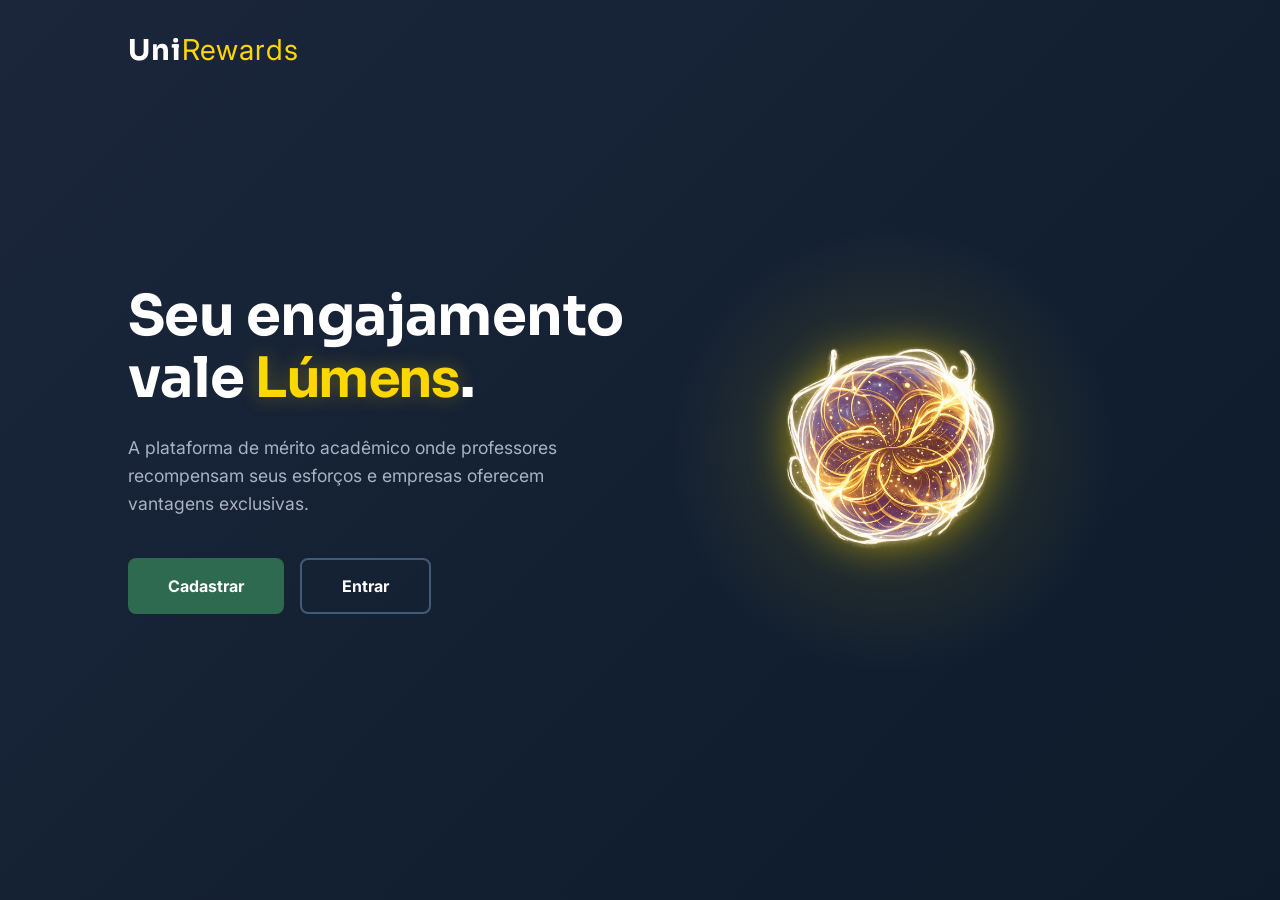
<file: frontend/index.html>
<!DOCTYPE html>
<html lang="pt-br">
<head>
    <meta charset="UTF-8">
    <meta name="viewport" content="width=device-width, initial-scale=1.0">
    <title>UniRewards</title>
    <link rel="icon" href="./assets/Lumen.png" type="image/png">
    <link rel="stylesheet" href="./css/style.css">
    <link rel="stylesheet" href="./css/pulse.css">

    <link href="https://fonts.googleapis.com/css2?family=Inter:wght@400;700&display=swap" rel="stylesheet">
</head>
<body>
    <header class="navbar">
        <div class="logo">Uni<span>Rewards</span></div>
    </header>

    <main class="hero">
        <div class="hero-content">
            <h1 class="title">Seu engajamento vale <span class="highlight">Lúmens</span>.</h1>
            <p class="subtitle">
                A plataforma de mérito acadêmico onde professores recompensam seus esforços e empresas oferecem vantagens exclusivas.
            </p>
            
            <div class="button-group">
                <a href="./static/cadastro.html" class="btn btn-confirmar" >Cadastrar</a>
                <a href="./static/login.html" class="btn btn-entrar">Entrar</a>
            </div>
        </div>

        <div class="hero-visual">
            <div class="lumen-container">
                <img src="./assets/Lumen.png" alt="Lúmen" class="lumen-image">
                <div class="lumen-glow"></div>
            </div>
        </div>
    </main>

</body>
</html>
</file>
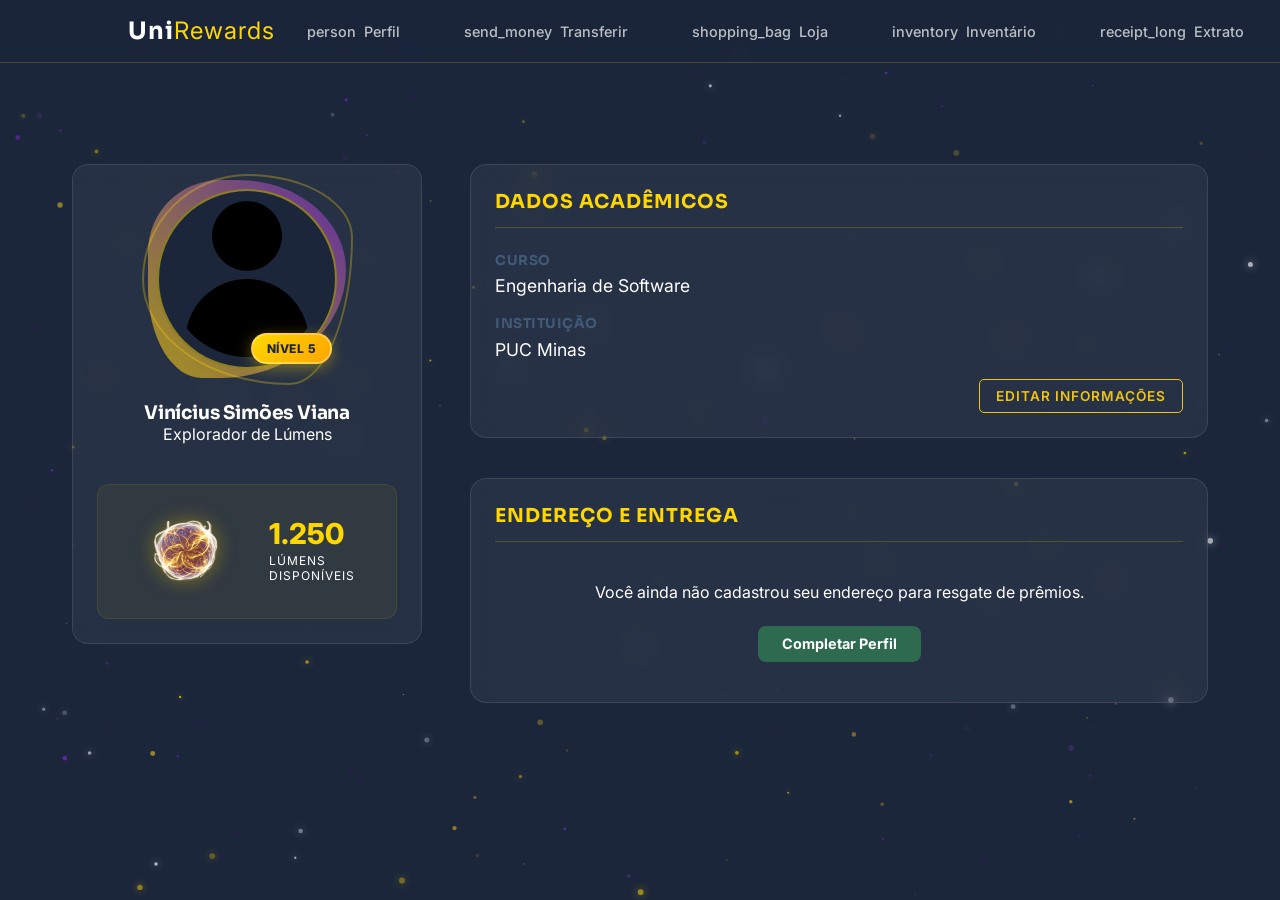
<file: frontend/static/alunoPefil.html>
<!DOCTYPE html>
<html lang="pt-br">
<head>
    <meta charset="UTF-8">
    <meta name="viewport" content="width=device-width, initial-scale=1.0">
    <title>Meu Perfil - UniRewards</title>
    <link rel="icon" href="../assets/Lumen.png" type="image/png">
    
    <!-- Estilos globais e específicos -->
    <link rel="stylesheet" href="../css/style.css">
    <link rel="stylesheet" href="../css/perfil.css">
    <link rel="stylesheet" href="../css/navbar.css">
    <link rel="stylesheet" href="../css/energia.css">
    <link href="https://fonts.googleapis.com/css2?family=Inter:wght@400;700&display=swap" rel="stylesheet">
</head>
<body class="perfil-page">

    <!-- Fundo de partículas Lúmen -->
    <canvas id="energyCanvas"></canvas>

    <!-- O navbar.js injetará o cabeçalho aqui automaticamente -->
    <div id="navbar"></div>

    <main class="perfil-container">
        <!-- Coluna 1: Gamificação e Status -->
        <aside class="perfil-sidebar">
            <div class="perfil-card glass">
                <div class="avatar-container">
                    <img src="../assets/avatar_placeholder.png" alt="Avatar do Aluno" class="perfil-avatar">
                    <span class="level-badge">Nível 5</span>
                </div>
                <h3 class="user-name">Vinícius Simões Viana</h3>
                <p class="user-rank">Explorador de Lúmens</p>
                
                <div class="lumen-balance">
                    <img src="../assets/Lumen.png" alt="Lúmen" class="wallet-lumen">
                    <div class="lumen-values">
                        <span class="lumen-count">1.250</span>
                        <p class="lumen-label">Lúmens disponíveis</p>
                    </div>
                </div>
            </div>
        </aside>

        <!-- Coluna 2: Dados Pessoais e Histórico -->
        <section class="perfil-content">
            <!-- Módulo Acadêmico -->
            <div class="content-card glass">
                <header class="card-header">
                    <h4 class="module-title">Dados Acadêmicos</h4>
                </header>
                
                <div class="data-grid">
                    <div class="data-group">
                        <span class="data-label">Curso</span>
                        <p class="data-value">Engenharia de Software</p>
                    </div>
                    <div class="data-group">
                        <span class="data-label">Instituição</span>
                        <p class="data-value">PUC Minas</p>
                    </div>
                </div>
                <!-- Botão movido para a direita inferior -->
                <div class="card-footer">
                    <button class="btn-edit-text">Editar informações</button>
                </div>
            </div>

            <!-- Módulo de Endereço -->
            <div class="content-card glass">
                <header class="card-header">
                    <h4 class="module-title">Endereço e Entrega</h4>
                </header>
                <!-- Container com ID para controle de visibilidade -->
                <div id="completar-perfil-area" class="module-body centered">
                    <p class="status-text">Você ainda não cadastrou seu endereço para resgate de prêmios.</p>
                    <button class="btn btn-confirmar btn-small">Completar Perfil</button>
                </div>
            </div>
        </section>
    </main>

    <!-- Scripts -->
    <script src="../js/navbarAluno.js" defer></script>
    <script src="../js/energia.js" defer></script>
</body>
</html>
</file>
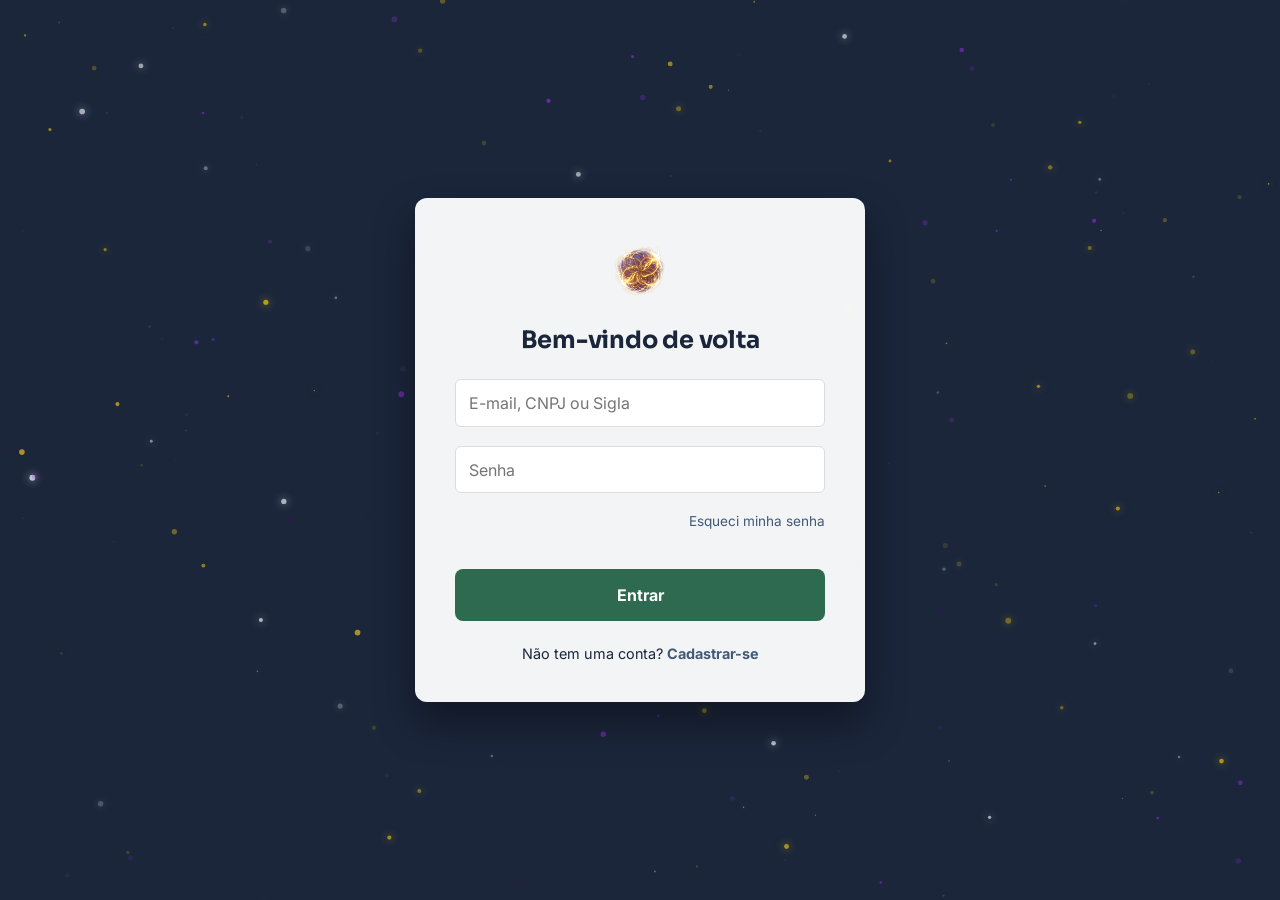
<file: frontend/static/alunoPerfil.html>
<!DOCTYPE html>
<html lang="pt-br">
<head>
    <meta charset="UTF-8">
    <meta name="viewport" content="width=device-width, initial-scale=1.0">
    <title>Meu Perfil - UniRewards</title>
    <link rel="icon" href="../assets/Lumen.png" type="image/png">
    
    <!-- Estilos globais e específicos -->
    <link rel="stylesheet" href="../css/style.css">
    <link rel="stylesheet" href="../css/perfil.css">
    <link rel="stylesheet" href="../css/navbar.css">
    <link rel="stylesheet" href="../css/energia.css">
    <link rel="stylesheet" href="../css/modal.css">
    <link href="https://fonts.googleapis.com/css2?family=Inter:wght@400;700&display=swap" rel="stylesheet">
    <link rel="stylesheet" href="https://fonts.googleapis.com/css2?family=Material+Symbols+Outlined:opsz,wght,FILL,GRAD@24,400,0,0" />
</head>
<body class="perfil-page">

    <canvas id="energyCanvas"></canvas>
    <div id="navbar"></div>

    <main class="perfil-container">
        <!-- Status e Informações Pessoais -->
        <aside class="perfil-sidebar">
            <div class="perfil-card glass">
                <div class="avatar-container">
                    <img src="../assets/avatar_placeholder.png" alt="Avatar do Aluno" class="perfil-avatar">
                    <span class="level-badge"></span> 
                </div>
                <h3 class="user-name"></h3> 
                <p class="user-rank"></p> 
                
                <div class="lumen-balance">
                    <img src="../assets/Lumen.png" alt="Lúmen" class="wallet-lumen">
                    <div class="lumen-values">
                        <span class="lumen-count"></span> 
                        <p class="lumen-label">Lúmens disponíveis</p>
                    </div>
                </div>
                
                <!-- Botão de Sair no Perfil -->
                <button class="btn-logout-profile" onclick="localStorage.clear(); window.location.href='../index.html'">
                    <span class="material-symbols-outlined">logout</span>
                    Sair da Conta
                </button>
            </div>
        </aside>

        <!-- Dados e Histórico -->
        <section class="perfil-content">
            <!-- Módulo Acadêmico -->
            <div class="content-card glass">
                <header class="card-header">
                    <h4 class="module-title">Dados Acadêmicos</h4>
                </header>
                
                <div class="data-grid">
                    <div class="data-group">
                        <span class="data-label">Curso</span>
                        <p class="data-value"></p> 
                    </div>
                    <div class="data-group">
                        <span class="data-label">Instituição</span>
                        <p class="data-value"></p> 
                    </div>
                </div>
                <div class="card-footer">
                    <button class="btn-edit-text">Editar informações</button>
                </div>
            </div>

            <!-- Módulo de Endereço -->
            <div class="content-card glass">
                <header class="card-header">
                    <h4 class="module-title">Endereço</h4>
                </header>
                <div id="completar-perfil-area" class="module-body centered">
                    <!-- Conteúdo dinâmico injetado pelo perfilAluno.js -->
                </div>
            </div>
        </section>
    </main>

    <!-- Modal de Edição Acadêmica (Foto e Curso) -->
    <div id="modalEditar" class="modal-overlay">
        <div class="modal-content glass">
            <div class="modal-header">
                <h4 class="module-title">Editar Perfil</h4>
            </div>
            <form id="formEditarPerfil">
                <div class="modal-body">
                    <div class="input-group">
                        <label>Curso</label>
                        <input type="text" id="editCurso" placeholder="Ex: Engenharia de Software">
                    </div>
                    
                    <div class="input-group">
                        <label>Foto de Perfil</label>
                        <div class="upload-wrapper" style="display: flex; align-items: center; gap: 1rem;">
                            <input type="file" id="editFotoFile" accept="image/*" style="flex: 1;">
                        </div>
                        <small style="color: var(--text-secondary); margin-top: 5px;">Formatos aceitos: JPG, PNG ou WebP.</small>
                    </div>

                    <div class="modal-footer">
                        <button type="button" class="btn btn-cancelar" onclick="fecharModal('modalEditar')">Cancelar</button>
                        <button type="submit" class="btn btn-confirmar">Salvar Alterações</button>
                    </div>

                    <!-- Zona de Perigo Identica a da Empresa -->
                    <div class="input-group danger-zone" style="margin-top: 2rem; border-top: 1px solid rgba(255,0,0,0.2); padding-top: 1rem;">
                        <label style="color: #ff4d4d;">Zona de Perigo</label>
                        <p style="font-size: 0.8rem; color: var(--text-secondary); margin-bottom: 10px;">
                            A exclusão da conta é permanente e removerá todos os seus dados.
                        </p>
                        <button type="button" id="btnExcluirConta" class="btn-edit-text" style="border-color: #ff4d4d; color: #ff4d4d; width: auto;">
                            EXCLUIR MINHA CONTA
                        </button>
                    </div>
                </div>
                
            </form>
        </div>
    </div>

    <!-- Modal de Endereço -->
    <div id="modalEndereco" class="modal-overlay">
        <div class="modal-content glass">
            <div class="modal-header">
                <h4 class="module-title">Endereço de Entrega</h4>
            </div>
            <form id="formEndereco">
                <div class="modal-body">
                    <!-- Grid de duas colunas para Rua e Número -->
                    <div style="display: grid; grid-template-columns: 2.5fr 1fr; gap: 0.8rem; margin-bottom: 1.2rem;">
                        <div class="input-group" style="margin-bottom: 0;">
                            <label>Rua</label>
                            <input type="text" id="editRua" required style="width: 100%;">
                        </div>
                        <div class="input-group" style="margin-bottom: 0;">
                            <label>Nº</label>
                            <input type="number" id="editNumero" required style="width: 100%;">
                        </div>
                    </div>

                    <div class="input-group">
                        <label>Complemento</label>
                        <input type="text" id="editComplemento">
                    </div>

                    <!-- Grid de duas colunas para Bairro e Cidade -->
                    <div style="display: grid; grid-template-columns: 1fr 1fr; gap: 0.8rem;">
                        <div class="input-group" style="margin-bottom: 0;">
                            <label>Bairro</label>
                            <input type="text" id="editBairro" required style="width: 100%;">
                        </div>
                        <div class="input-group" style="margin-bottom: 0;">
                            <label>Cidade</label>
                            <input type="text" id="editCidade" required style="width: 100%;">
                        </div>
                    </div>
                </div>
                <div class="modal-footer">
                    <button type="button" class="btn btn-cancelar" onclick="fecharModal('modalEndereco')">Cancelar</button>
                    <button type="submit" class="btn btn-confirmar">Salvar Endereço</button>
                </div>
            </form>
        </div>
    </div>


    <script type="module" src="../js/perfilAluno.js" defer></script>
    <script src="../js/navbarAluno.js" defer></script>
    <script src="../js/energia.js" defer></script>
</body>
</html>
</file>
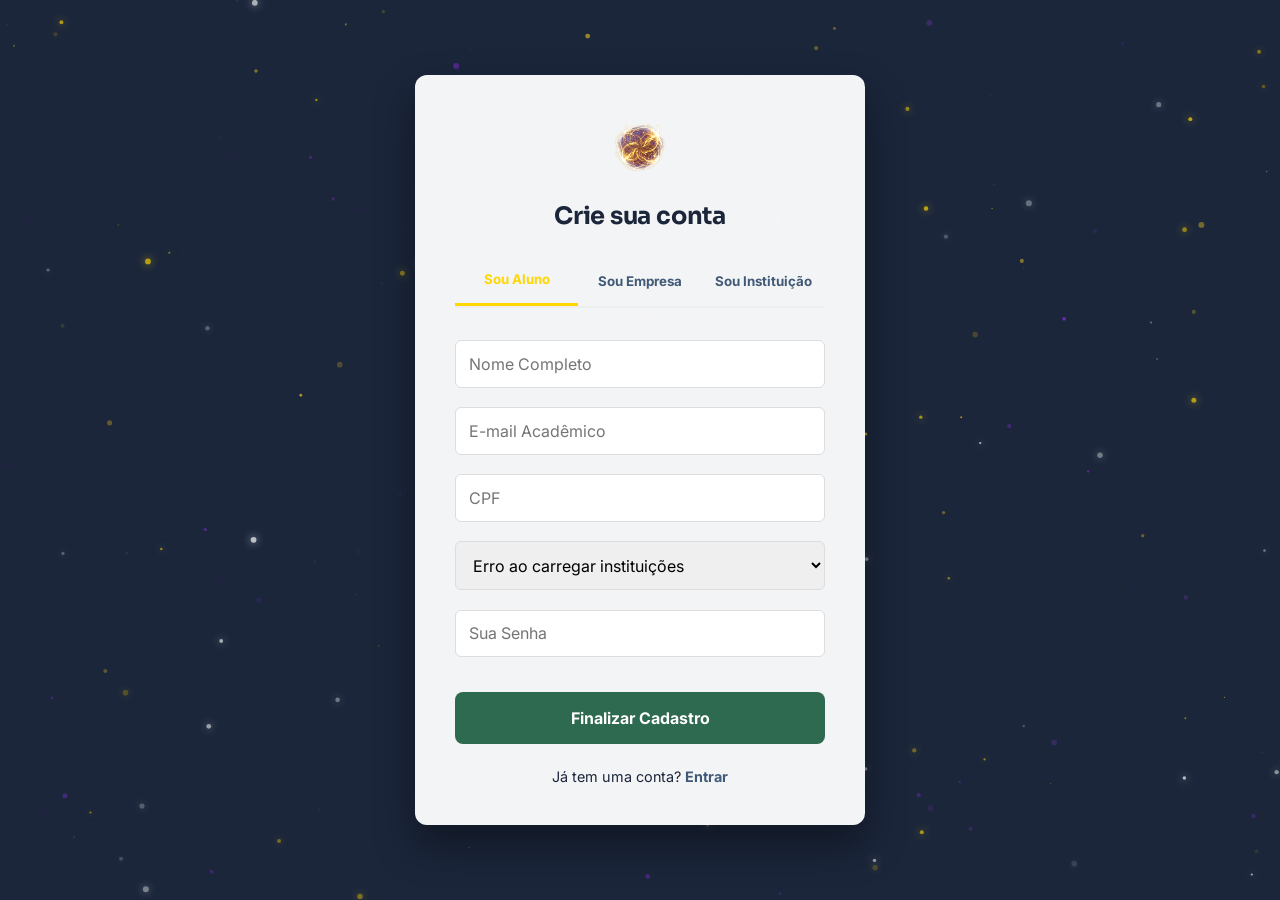
<file: frontend/static/cadastro.html>
<!DOCTYPE html>
<html lang="pt-br">
<head>
    <meta charset="UTF-8">
    <meta name="viewport" content="width=device-width, initial-scale=1.0">
    <title>Cadastro - UniRewards</title>
    <link rel="icon" href="../assets/Lumen.png" type="image/png">
    <link rel="stylesheet" href="../css/style.css">
    <link rel="stylesheet" href="../css/cadastro.css">
    <link rel="stylesheet" href="../css/energia.css">
    <link href="https://fonts.googleapis.com/css2?family=Inter:wght@400;700&display=swap" rel="stylesheet">
</head>
<body class="cadastro-page">

    <canvas id="energyCanvas"></canvas>

    <div class="cadastro-container">
        <header class="form-header">
            <a href="../index.html">
                <img src="../assets/Lumen.png" alt="Lúmen" class="form-logo">
            </a>
            <h2>Crie sua conta</h2>
        </header>
        
        <!-- Seletor de Tipo de Usuário -->
        <div class="user-type-selector">
            <button type="button" class="type-btn active" data-type="aluno">Sou Aluno</button>
            <button type="button" class="type-btn" data-type="empresa">Sou Empresa</button>
            <button type="button" class="type-btn" data-type="instituicao">Sou Instituição</button>
        </div>

        <form id="form-cadastro">
            <div class="input-group">
                <input type="text" id="nome" name="nome" placeholder="Nome Completo" required>
            </div>
            <div class="input-group">
                <input type="email" id="email" name="email" placeholder="E-mail Acadêmico" required>
            </div>
            <div class="input-group">
                <input type="text" id="documento" name="documento" placeholder="CPF" required>
            </div>
            <!-- Campo dinâmico para Alunos -->
            <div class="input-group" id="group-vinculo">
                <select id="vinculo" name="instituicao" required>
                    <option value="" disabled selected>Selecione sua Instituição</option>
                </select>
            </div>
            <div class="input-group">
                <input type="password" id="senha" name="senha" placeholder="Sua Senha" required>
            </div>
            
            <button type="submit" class="btn btn-confirmar">Finalizar Cadastro</button>
            <p class="form-footer">Já tem uma conta? <a href="../static/login.html">Entrar</a></p>
        </form>
    </div>

    <script type="module" src="../js/cadastro.js" defer></script>
    <script src="../js/energia.js" defer></script>
</body>
</html>
</file>
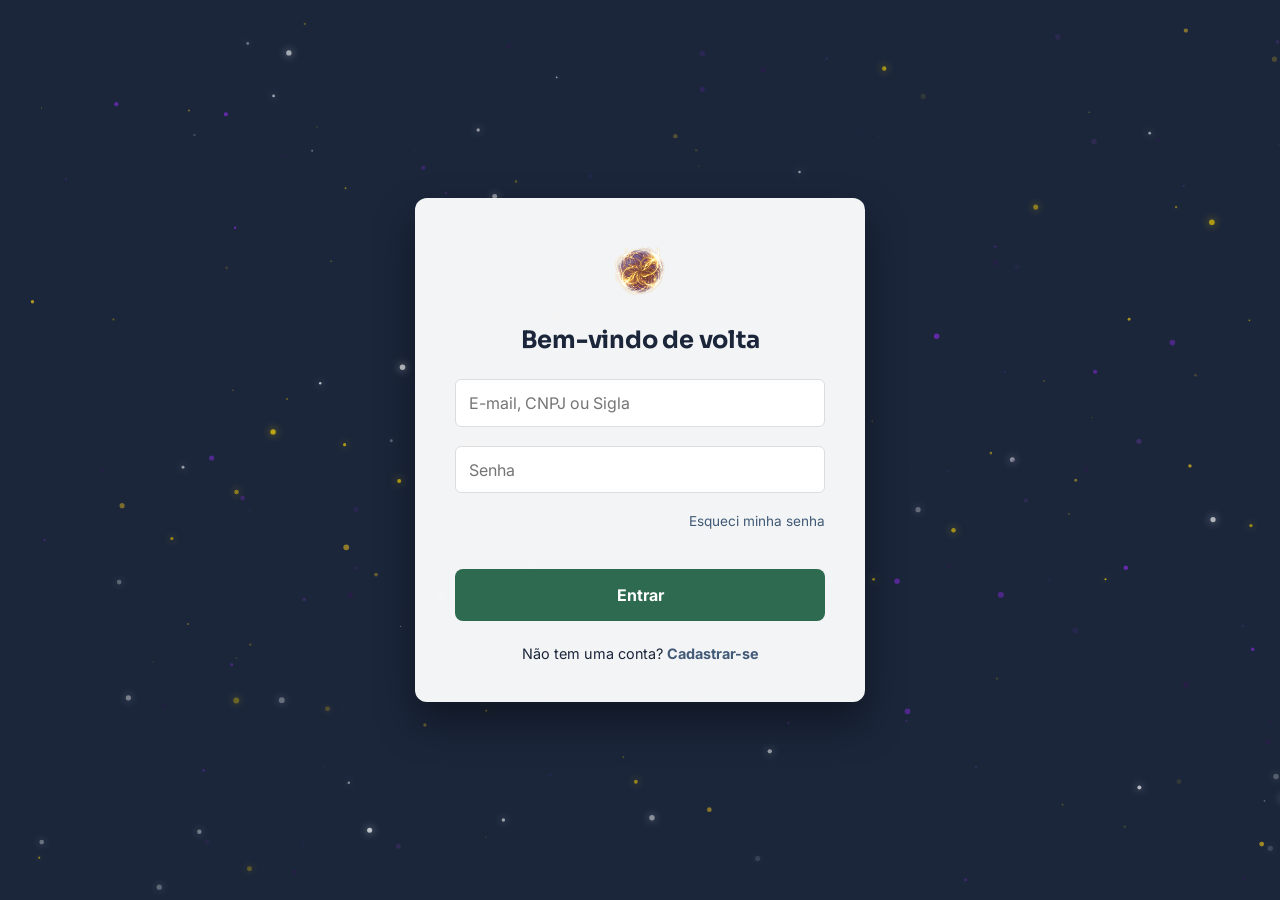
<file: frontend/static/empresaPerfil.html>
<!DOCTYPE html>
<html lang="pt-br">
<head>
    <meta charset="UTF-8">
    <meta name="viewport" content="width=device-width, initial-scale=1.0">
    <title>Perfil Empresa - UniRewards</title>
    <link rel="icon" href="../assets/Lumen.png" type="image/png">
    
    <link rel="stylesheet" href="../css/style.css">
    <link rel="stylesheet" href="../css/navbar.css">
    <link rel="stylesheet" href="../css/perfil.css">
    <link rel="stylesheet" href="../css/energia.css">
    <link rel="stylesheet" href="../css/modal.css">
    <link rel="stylesheet" href="../css/vantagem.css">
    

    <link rel="stylesheet" href="https://fonts.googleapis.com/css2?family=Material+Symbols+Outlined:opsz,wght,FILL,GRAD@24,400,0,0" />
</head>
<body class="perfil-page">

    <canvas id="energyCanvas"></canvas>
    <div id="navbar"></div>

    <main class="perfil-container">
        <!-- Coluna 1: Branding -->
        <aside class="perfil-sidebar">
            <div class="perfil-card glass">
                <div class="avatar-container">
                    <img src="../assets/Lumen.png" alt="Logo Empresa" class="perfil-avatar">
                </div>
                <h3 class="user-name">Carregando...</h3>
                <p class="user-rank">Parceiro Oficial</p>
                
                <div class="lumen-balance" style="flex-direction: column; text-align: center; gap: 5px; margin-bottom: 1rem;">
                    <span class="lumen-count" style="font-size: 2.5rem; color: var(--lumen-gold); font-weight: bold;">0</span>
                    <p class="lumen-label">CUPONS RESGATADOS</p>
                </div>
                
                <div class="lumen-balance" style="flex-direction: column; text-align: center; gap: 5px; margin-top: 0;">
                    <span class="vantagens-count" style="font-size: 2.5rem; color: var(--white); font-weight: bold;">0</span>
                    <p class="lumen-label">VANTAGENS REGISTRADAS</p>
                </div>
            </div>
        </aside>

        <!-- Coluna 2: Informações -->
        <section class="perfil-content">
            <div class="content-card glass">
                <header class="card-header">
                    <h4 class="module-title">Dados Institucionais</h4>
                </header>
                <div class="data-grid">
                    <div class="data-group">
                        <span class="data-label">CNPJ</span>
                        <p class="data-value">XX.XXX.XXX/XXXX-XX</p>
                    </div>
                    <div class="data-group">
                        <span class="data-label">Ramo de Atuação</span>
                        <p class="data-value ramo-valor">-</p>
                    </div>
                </div>
                <div class="card-footer">
                    <button class="btn-edit-text">Editar informações</button>
                </div>
            </div>

            <div class="content-card glass">
                <header class="card-header header-flex">
                    <h4 class="module-title title-no-border">Vantagens Mais Resgatadas</h4>
                    <button onclick="window.location.href='vantagens.html'" class="btn-edit-text btn-small-text">Gerenciar</button>
                </header>
                <div class="module-body centered">
                    <div id="topVantagensContainer" class="top-vantagens-container">
                        <p class="text-center-muted">Carregando...</p>
                    </div>
                </div>
            </div>
        </section>
    </main>

    <!-- Modal de Edição -->
    <div id="modalEditar" class="modal-overlay">
        <div class="modal-content glass">
            <div class="modal-header">
                <h4 class="module-title">Editar Perfil</h4>
            </div>
            <form id="formEditarPerfil">
                <div class="modal-body">
                    <div class="input-group">
                        <label>Nome Institucional</label>
                        <input type="text" id="editNome" required>
                    </div>
                    <div class="input-group">
                        <label>Ramo de Atuação</label>
                        <input type="text" id="editRamo">
                    </div>
                    <div class="input-group">
                        <label>Foto de Perfil</label>
                        <div class="upload-wrapper" style="display: flex; align-items: center; gap: 1rem;">
                            <input type="file" id="editFotoFile" accept="image/*" style="flex: 1;">
                            <button type="button" id="btnLimparFoto" class="btn-cancelar btn-small" style="display: none;">Remover</button>
                        </div>
                        <small style="color: var(--text-secondary); margin-top: 5px;">Formatos aceitos: JPG, PNG ou WebP.</small>
                    </div>
                </div>
                <div class="modal-footer">
                    <button type="button" class="btn btn-cancelar" id="btnFecharModal">Cancelar</button>
                    <button type="submit" class="btn btn-confirmar">Salvar Alterações</button>
                </div>

                <div class="input-group danger-zone" style="margin-top: 2rem; border-top: 1px solid rgba(255,0,0,0.2); padding-top: 1rem;">
                    <label style="color: #ff4d4d;">Zona de Perigo</label>
                    <p style="font-size: 0.8rem; color: var(--text-secondary); margin-bottom: 10px;">
                        A exclusão da conta é permanente e removerá todos os seus dados.
                    </p>
                    <button type="button" id="btnExcluirConta" class="btn-edit-text" style="border-color: #ff4d4d; color: #ff4d4d;">
                        Excluir Minha Conta
                    </button>
                </div>
            </form>
        </div>
    </div>

    <script type="module" src="../js/perfilEmpresa.js" defer></script>
    <script src="../js/navbarEmpresa.js" defer></script>
    <script src="../js/energia.js" defer></script>
</body>
</html>
</file>
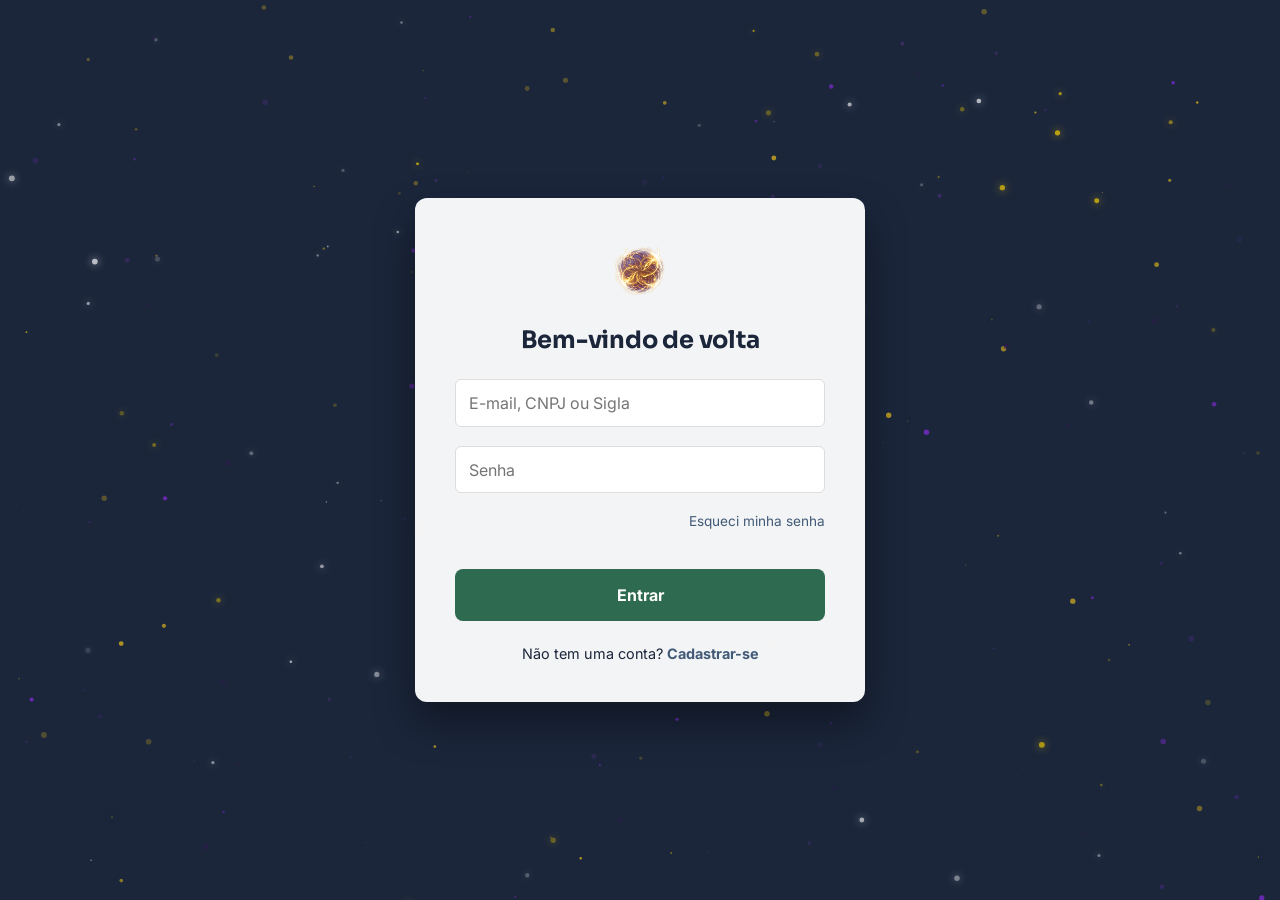
<file: frontend/static/extrato.html>
<!DOCTYPE html>
<html lang="pt-br">
<head>
    <meta charset="UTF-8">
    <meta name="viewport" content="width=device-width, initial-scale=1.0">
    <title>Extrato de Lúmens - UniRewards</title>
    <link rel="icon" href="../assets/Lumen.png" type="image/png">
    
    <link rel="stylesheet" href="../css/style.css">
    <link rel="stylesheet" href="../css/navbar.css">
    <link rel="stylesheet" href="../css/energia.css">
    <link rel="stylesheet" href="../css/extrato.css">

    <link rel="stylesheet" href="https://fonts.googleapis.com/css2?family=Material+Symbols+Outlined:opsz,wght,FILL,GRAD@24,400,0,0" />
</head>
<body class="perfil-page">

    <canvas id="energyCanvas"></canvas>
    <div id="navbar"></div>

    <main class="extrato-container">
        <header class="extrato-header">
            <div class="header-title-group">
                <span class="material-symbols-outlined icon-header-extrato">receipt_long</span>
                <div>
                    <h4 class="module-title">Extrato de Conta</h4>
                    <p class="subtitle-extrato">Histórico completo de entrada e saída de recompensas</p>
                </div>
            </div>
        </header>

        <section class="overview-cards">
            <div class="overview-card glass">
                <span class="material-symbols-outlined text-green">arrow_downward</span>
                <div class="card-info">
                    <p class="card-label">Total Recebido</p>
                    <h3 class="card-value text-green" id="totalRecebido">+ 0</h3>
                </div>
            </div>
            <div class="overview-card glass">
                <span class="material-symbols-outlined text-red">arrow_upward</span>
                <div class="card-info">
                    <p class="card-label">Total Enviado</p>
                    <h3 class="card-value text-red" id="totalEnviado">- 0</h3>
                </div>
            </div>
        </section>

        <section class="timeline-section">
            <div class="content-card glass">
                <div class="timeline-header">
                    <h5 class="list-title">Movimentações Recentes</h5>
                    <span class="transaction-count" id="contadorTransacoes">0 operações</span>
                </div>

                <div class="transactions-stack" id="containerExtrato">
                    <div class="transaction-item entry">
                        <div class="item-left">
                            <span class="material-symbols-outlined type-icon">add_circle</span>
                            <div class="item-details">
                                <p class="item-title">Recebido de <strong>-</strong></p>
                                <span class="item-date">dd de MM de aaaa às hh:mm</span>
                                <p class="item-reason">"motivo da transação"</p>
                            </div>
                        </div>
                        <div class="item-right">
                            <span class="item-amount">+ X Lúmens</span>
                        </div>
                    </div>

                    <div class="transaction-item exit">
                        <div class="item-left">
                            <span class="material-symbols-outlined type-icon">remove_circle</span>
                            <div class="item-details">
                                <p class="item-title">Enviado para <strong>-</strong></p>
                                <span class="item-date">dd de MM de aaaa às hh:mm</span>
                                <p class="item-reason">"motivo da transação"</p>
                            </div>
                        </div>
                        <div class="item-right">
                            <span class="item-amount">- X Lúmens</span>
                        </div>
                    </div>
                </div>

                <div id="extratoVazio" class="empty-state hidden">
                    <span class="material-symbols-outlined empty-icon">history_toggle_off</span>
                    <p>Nenhuma movimentação localizada nesta conta até o momento.</p>
                </div>
            </div>
        </section>
    </main>

    <script type="module" src="../js/extrato.js" defer></script>
    <script src="../js/energia.js" defer></script>
</body>
</html>
</file>
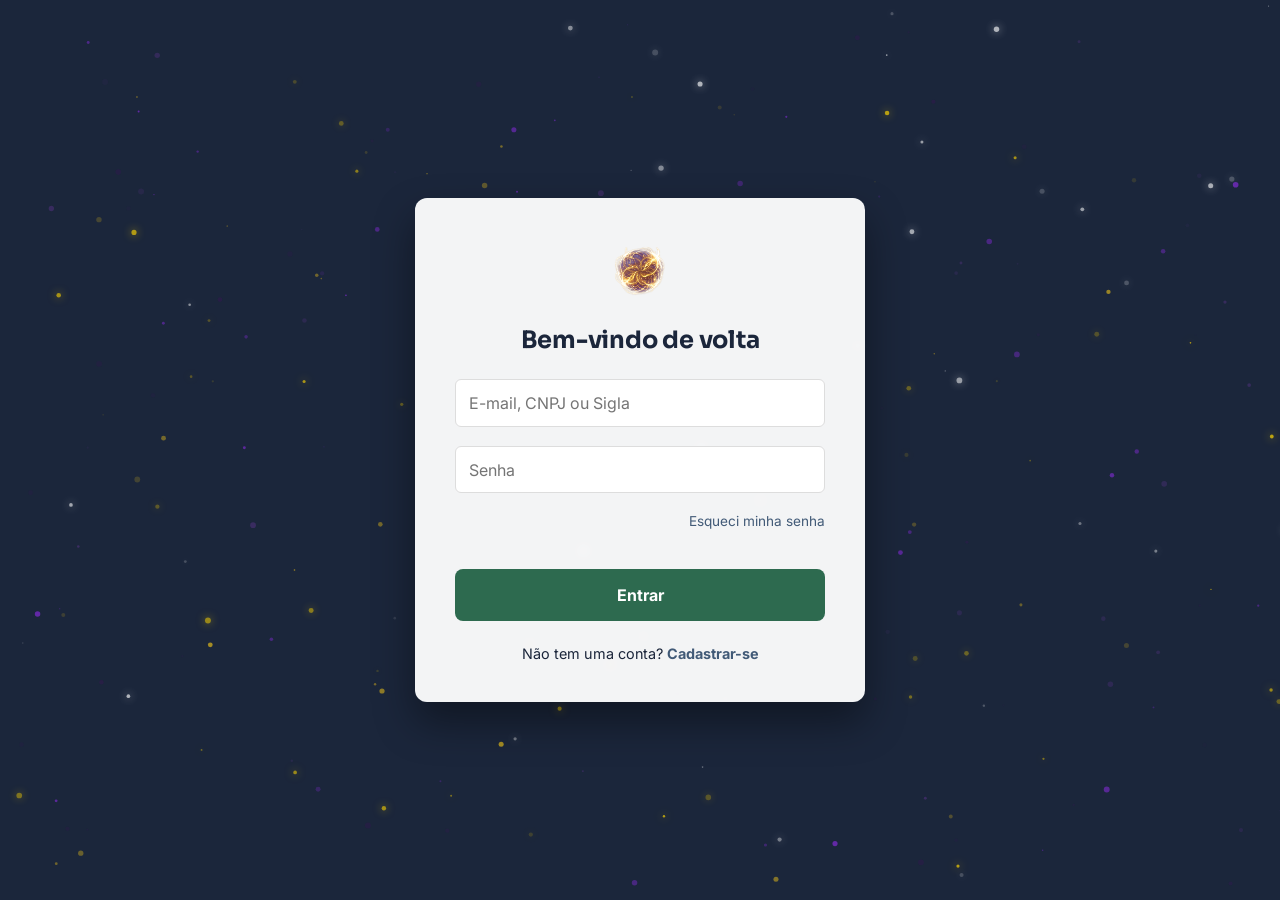
<file: frontend/static/instituicaoPerfil.html>
<!DOCTYPE html>
<html lang="pt-br">
<head>
    <meta charset="UTF-8">
    <meta name="viewport" content="width=device-width, initial-scale=1.0">
    <title>Perfil Instituição - UniRewards</title>
    <link rel="icon" href="../assets/Lumen.png" type="image/png">
    
    <link rel="stylesheet" href="../css/style.css">
    <link rel="stylesheet" href="../css/navbar.css">
    <link rel="stylesheet" href="../css/perfil.css">
    <link rel="stylesheet" href="../css/energia.css">
    <link rel="stylesheet" href="../css/modal.css">

    <link rel="stylesheet" href="https://fonts.googleapis.com/css2?family=Material+Symbols+Outlined:opsz,wght,FILL,GRAD@24,400,0,0" />
</head>
<body class="perfil-page">

    <canvas id="energyCanvas"></canvas>
    <div id="navbar"></div>

    <main class="perfil-container">
        <aside class="perfil-sidebar">
            <div class="perfil-card glass">
                <div class="avatar-container">
                    <img src="../assets/avatar_placeholder.png" alt="Logo Instituição" class="perfil-avatar">
                </div>
                <h3 class="user-name">Carregando...</h3>
                <p class="user-rank" style="color: var(--lumen-gold); margin-top: 5px;">Instituição de Ensino</p>
            </div>
        </aside>

        <section class="perfil-content">
            <div class="content-card glass">
                <header class="card-header">
                    <h4 class="module-title">Dados Institucionais</h4>
                </header>
                <div class="data-grid">
                    <div class="data-group">
                        <span class="data-label">SIGLA</span>
                        <p class="data-value sigla-valor">---</p>
                    </div>
                    <div class="data-group">
                        <span class="data-label">Gestão de Corpo Docente</span>
                        <p class="data-value" style="font-size: 0.9rem; color: var(--text-secondary);">
                            Utilize a aba "Professores" no menu para cadastrar e gerenciar os professores vinculados.
                        </p>
                    </div>
                </div>
                <div class="card-footer">
                    <button class="btn-edit-text" id="btnAbrirEdicao">Editar informações</button>
                </div>
            </div>
        </section>
    </main>

    <div id="modalEditar" class="modal-overlay">
        <div class="modal-content glass">
            <div class="modal-header">
                <h4 class="module-title">Editar Perfil</h4>
            </div>
            <form id="formEditarPerfil">
                <div class="modal-body">
                    <div class="input-group">
                        <label>Nome da Instituição</label>
                        <input type="text" id="editNome" required>
                    </div>
                    <div class="input-group">
                        <label>Sigla</label>
                        <input type="text" id="editSigla" required>
                    </div>
                    <div class="input-group">
                        <label>Foto de Perfil (Logo)</label>
                        <div class="upload-wrapper" style="display: flex; align-items: center; gap: 1rem;">
                            <input type="file" id="editFotoFile" accept="image/*" style="flex: 1;">
                        </div>
                        <small style="color: var(--text-secondary); margin-top: 5px;">Formatos aceitos: JPG, PNG ou WebP.</small>
                    </div>
                </div>
                <div class="modal-footer">
                    <button type="button" class="btn btn-cancelar" id="btnFecharModal">Cancelar</button>
                    <button type="submit" class="btn btn-confirmar">Salvar Alterações</button>
                </div>

                <div class="input-group danger-zone" style="margin-top: 2rem; border-top: 1px solid rgba(255,0,0,0.2); padding-top: 1rem;">
                    <label style="color: #ff4d4d;">Zona de Perigo</label>
                    <p style="font-size: 0.8rem; color: var(--text-secondary); margin-bottom: 10px;">
                        A exclusão da instituição apagará todos os professores e vínculos acadêmicos permanentemente.
                    </p>
                    <button type="button" id="btnExcluirConta" class="btn-edit-text" style="border-color: #ff4d4d; color: #ff4d4d;">
                        Excluir Instituição
                    </button>
                </div>
            </form>
        </div>
    </div>

    <script type="module" src="../js/perfilInstituicao.js" defer></script>
    <script src="../js/navbarInstituicao.js" defer></script>
    <script src="../js/energia.js" defer></script>
</body>
</html>
</file>
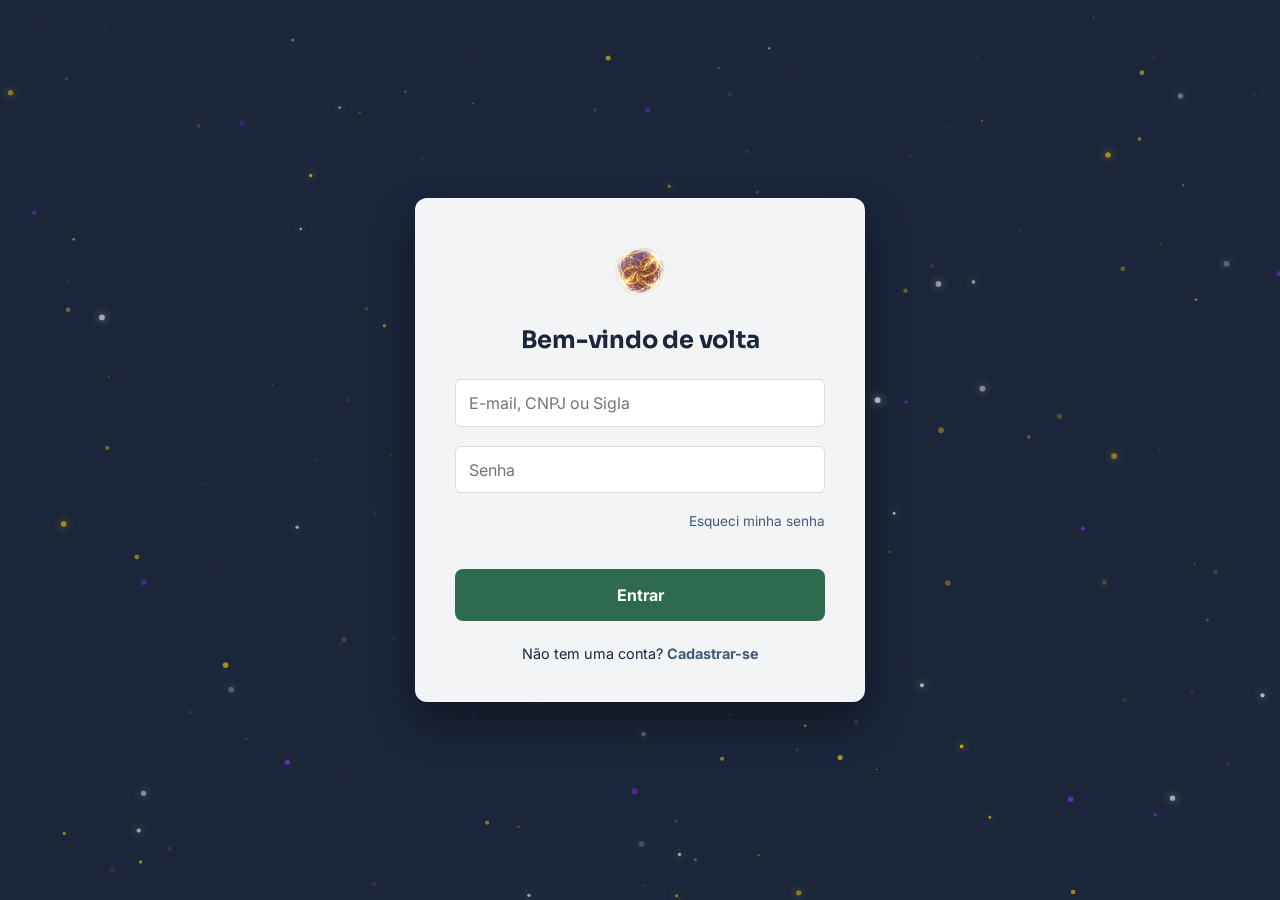
<file: frontend/static/listaProfessores.html>
<!DOCTYPE html>
<html lang="pt-br">
<head>
    <meta charset="UTF-8">
    <meta name="viewport" content="width=device-width, initial-scale=1.0">
    <title>Gestão de Professores - UniRewards</title>
    <link rel="icon" href="../assets/Lumen.png" type="image/png">
    
    <link rel="stylesheet" href="../css/style.css">
    <link rel="stylesheet" href="../css/navbar.css">
    <link rel="stylesheet" href="../css/perfil.css"> 
    <link rel="stylesheet" href="../css/energia.css">
    <link rel="stylesheet" href="../css/modal.css">
    <link rel="stylesheet" href="../css/listaProfessores.css">

    <link rel="stylesheet" href="https://fonts.googleapis.com/css2?family=Material+Symbols+Outlined:opsz,wght,FILL,GRAD@24,400,0,0" />
    
</head>

<body class="perfil-page">

    <canvas id="energyCanvas"></canvas>
    <div id="navbar"></div>

    <main class="perfil-container" style="max-width: 1200px; display: block; margin: 2rem auto;">
        <section class="perfil-content" style="width: 100%;">
            <div class="content-card glass">
                
                <header class="professores-header">
                    <h4 class="module-title">Corpo Docente</h4>
                    <div class="actions-group">
                        <button class="btn btn-confirmar" id="btnUploadLista">
                            <span class="material-symbols-outlined">upload_file</span>
                            Upload de Lista
                        </button>
                        <button class="btn btn-cancelar" id="btnNovoProfessor">
                            <span class="material-symbols-outlined">person_add</span>
                            Adicionar Manual
                        </button>
                    </div>
                </header>

                <div class="table-container">
                    <table class="glass-table">
                        <thead>
                            <tr>
                                <th>Nome</th>
                                <th>CPF</th>
                                <th>E-mail</th>
                                <th>Departamento</th>
                                <th style="text-align: center;">Ações</th>
                            </tr>
                        </thead>
                        <tbody id="tabelaProfessoresBody">
                            <tr>
                                <td colspan="5" style="text-align: center; color: var(--text-secondary);">Carregando professores...</td>
                            </tr>
                        </tbody>
                    </table>
                </div>

            </div>
        </section>
    </main>

    <div id="modalProfessorManual" class="modal-overlay">
        <div class="modal-content glass">
            <div class="modal-header">
                <h4 class="module-title">Novo Professor</h4>
            </div>
            <form id="formProfessorManual">
                <div class="modal-body">
                    <div class="input-group">
                        <label>Nome Completo</label>
                        <input type="text" id="profNome" required>
                    </div>
                    <div class="input-group">
                        <label>CPF</label>
                        <input type="text" id="profCpf" placeholder="Apenas números" required>
                    </div>
                    <div class="input-group">
                        <label>E-mail Institucional</label>
                        <input type="email" id="profEmail" required>
                    </div>
                    <div class="input-group">
                        <label>Departamento</label>
                        <input type="text" id="profDepartamento" required>
                    </div>
                </div>
                <div class="modal-footer">
                    <button type="button" class="btn btn-cancelar" onclick="fecharModal('modalProfessorManual')">Cancelar</button>
                    <button type="submit" class="btn btn-confirmar">Cadastrar Professor</button>
                </div>
            </form>
        </div>
    </div>

    <div id="modalUploadLista" class="modal-overlay">
        <div class="modal-content glass">
            <div class="modal-header">
                <h4 class="module-title">Lançar Lista de Professores</h4>
            </div>
            <form id="formUploadLista">
                <div class="modal-body">
                    <p style="color: var(--text-secondary); margin-bottom: 1rem; font-size: 0.9rem;">
                        Faça o upload de um ficheiro CSV contendo os dados dos professores. O ficheiro deve ter as colunas exatas nesta ordem: <strong>Nome, CPF, Email, Departamento</strong>.
                    </p>
                    <div class="input-group">
                        <input type="file" id="arquivoCsv" accept=".csv" required>
                    </div>
                </div>
                <div class="modal-footer">
                    <button type="button" class="btn btn-cancelar" onclick="fecharModal('modalUploadLista')">Cancelar</button>
                    <button type="submit" class="btn btn-confirmar">Processar Ficheiro</button>
                </div>
            </form>
        </div>
    </div>

    <div id="modalEditarProfessor" class="modal-overlay">
        <div class="modal-content glass">
            <div class="modal-header">
                <h4 class="module-title">Editar Professor</h4>
            </div>
            <form id="formEditarProfessor">
                <input type="hidden" id="editProfId">
                
                <div class="modal-body">
                    <div class="input-group">
                        <label>Nome Completo</label>
                        <input type="text" id="editProfNome" required>
                    </div>
                    <div class="input-group">
                        <label>CPF</label>
                        <input type="text" id="editProfCpf" required>
                    </div>
                    <div class="input-group">
                        <label>E-mail Institucional</label>
                        <input type="email" id="editProfEmail" required>
                    </div>
                    <div class="input-group">
                        <label>Departamento</label>
                        <input type="text" id="editProfDepartamento" required>
                    </div>
                </div>
                <div class="modal-footer">
                    <button type="button" class="btn btn-cancelar" onclick="fecharModal('modalEditarProfessor')">Cancelar</button>
                    <button type="submit" class="btn btn-confirmar">Salvar Alterações</button>
                </div>
            </form>
        </div>
    </div>

    <div id="modalExcluirProfessor" class="modal-overlay">
        <div class="modal-content glass" style="max-width: 400px; text-align: center;">
            <div class="modal-body" style="padding: 2rem 1rem;">
                <span class="material-symbols-outlined" style="font-size: 4rem; color: #ff4d4d; margin-bottom: 1rem;">warning</span>
                <h4 style="margin-bottom: 1rem;">Tem certeza?</h4>
                <p style="color: var(--text-secondary); font-size: 0.9rem; margin-bottom: 2rem;">
                    A conta deste professor e a sua carteira de Lúmens serão apagadas permanentemente. Esta ação não pode ser desfeita.
                </p>
                <div style="display: flex; gap: 1rem; justify-content: center;">
                    <button class="btn btn-cancelar" onclick="fecharModal('modalExcluirProfessor')">Cancelar</button>
                    <button class="btn" id="btnConfirmarExclusao" style="background: #ff4d4d; color: white;">Sim, Excluir</button>
                </div>
            </div>
        </div>
    </div>

    <script type="module" src="../js/listaProfessores.js" defer></script>
    <script src="../js/navbarInstituicao.js" defer></script>
    <script src="../js/energia.js" defer></script>
    <script>
        function fecharModal(id) {
            document.getElementById(id).classList.remove('active');
        }
    </script>
</body>
</html>
</file>
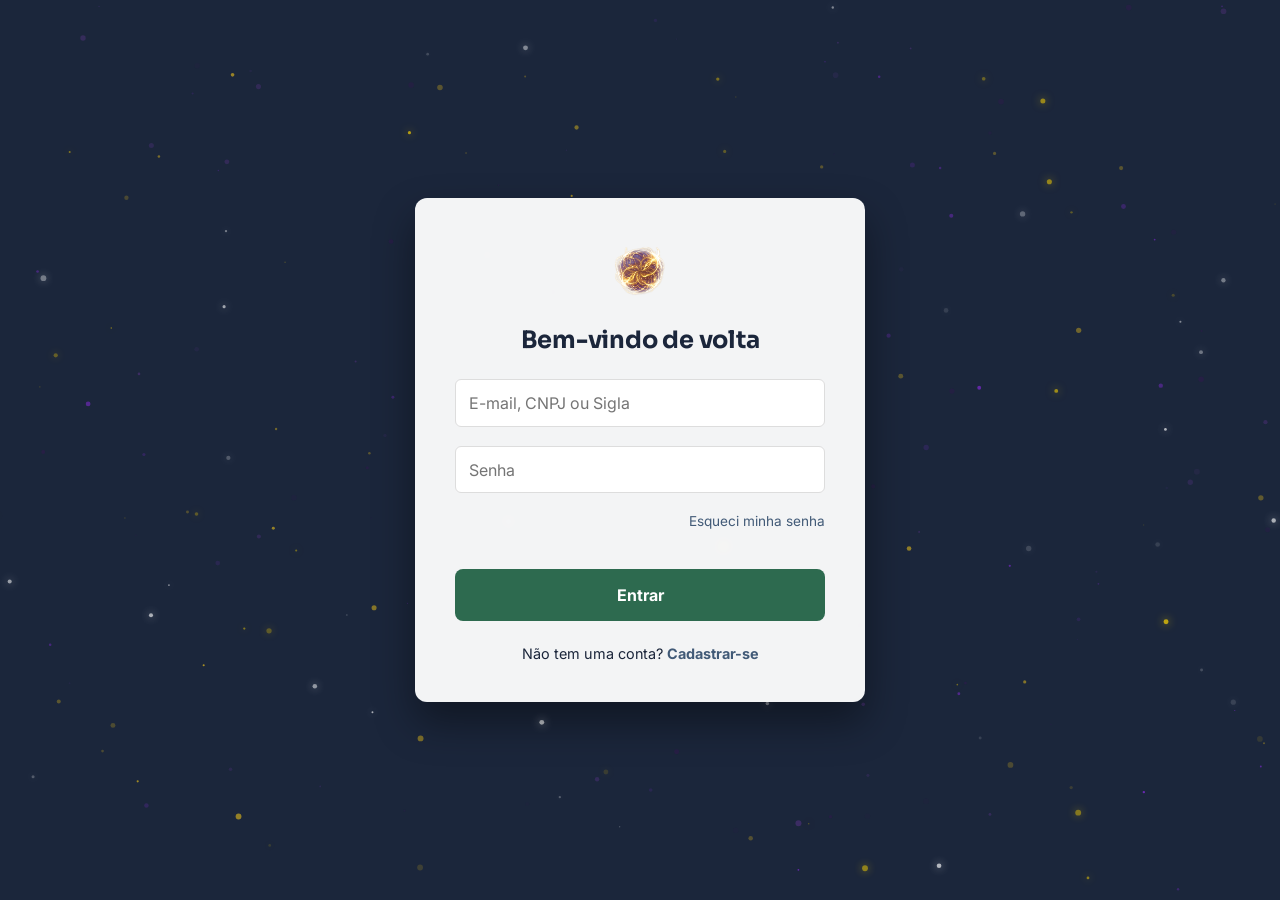
<file: frontend/static/login.html>
<!DOCTYPE html>
<html lang="pt-br">
<head>
    <meta charset="UTF-8">
    <meta name="viewport" content="width=device-width, initial-scale=1.0">
    <title>Login - UniRewards</title>
    <link rel="icon" href="../assets/Lumen.png" type="image/png">
    <link rel="stylesheet" href="../css/style.css">
    <link rel="stylesheet" href="../css/cadastro.css">
    <link rel="stylesheet" href="../css/energia.css">
    <link href="https://fonts.googleapis.com/css2?family=Inter:wght@400;700&display=swap" rel="stylesheet">
</head>
<body class="cadastro-page">

    <canvas id="energyCanvas"></canvas>

    <div class="cadastro-container">
        <header class="form-header">
            <a href="../index.html">
                <img src="../assets/Lumen.png" alt="Lúmen" class="form-logo">
            </a>
            <h2>Bem-vindo de volta</h2>
        </header>

        <form id="form-login">
            <div class="input-group">
                <input type="text" id="identificacao" placeholder="E-mail, CNPJ ou Sigla" required>
            </div>
            <div class="input-group">
                <input type="password" id="senha" placeholder="Senha" required>
            </div>
            
            <div class="form-options">
                <a href="#" class="forgot-password">Esqueci minha senha</a>
            </div>
            
            <button type="submit" class="btn btn-confirmar">Entrar</button>

            <p class="form-footer">Não tem uma conta? <a href="cadastro.html">Cadastrar-se</a></p>
        </form>
    </div>

    <!-- Scripts -->
    <script type="module" src="../js/login.js"></script>
    <script src="../js/energia.js" defer></script>
</body>
</html>
</file>
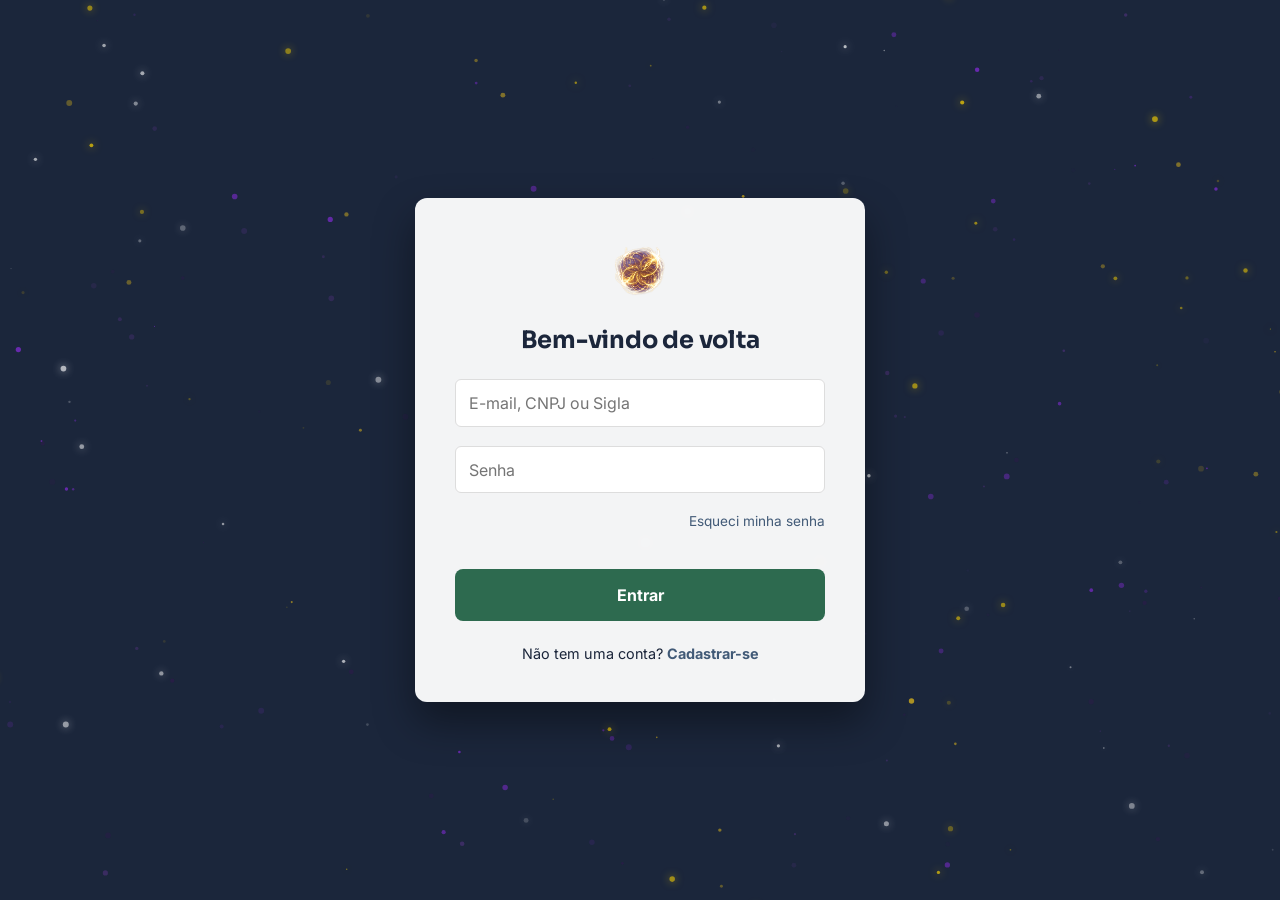
<file: frontend/static/professorPerfil.html>
<!DOCTYPE html>
<html lang="pt-br">
<head>
    <meta charset="UTF-8">
    <meta name="viewport" content="width=device-width, initial-scale=1.0">
    <title>Perfil Professor - UniRewards</title>
    <link rel="icon" href="../assets/Lumen.png" type="image/png">
    
    <link rel="stylesheet" href="../css/style.css">
    <link rel="stylesheet" href="../css/navbar.css">
    <link rel="stylesheet" href="../css/perfil.css">
    <link rel="stylesheet" href="../css/energia.css">
    <link rel="stylesheet" href="../css/modal.css">

    <link rel="stylesheet" href="https://fonts.googleapis.com/css2?family=Material+Symbols+Outlined:opsz,wght,FILL,GRAD@24,400,0,0" />
</head>
<body class="perfil-page">

    <canvas id="energyCanvas"></canvas>
    <div id="navbar"></div>

    <main class="perfil-container">
        <aside class="perfil-sidebar">
            <div class="perfil-card glass">
                <div class="avatar-container">
                    <img src="../assets/avatar_placeholder.png" alt="Avatar do Professor" class="perfil-avatar">
                </div>
                <h3 class="user-name">Carregando...</h3>
                <p class="user-rank" style="color: var(--lumen-gold); margin-top: 5px;">Corpo Docente</p>
                
                <div class="lumen-balance" style="margin-top: 2rem;">
                    <img src="../assets/Lumen.png" alt="Lúmen" class="wallet-lumen">
                    <div class="lumen-values">
                        <span class="lumen-count" id="saldoLumens">0</span>
                        <p class="lumen-label">Lúmens para Distribuir</p>
                    </div>
                </div>
                
                <button class="btn-logout-profile" onclick="localStorage.clear(); window.location.href='../index.html'">
                    <span class="material-symbols-outlined">logout</span>
                    Sair da Conta
                </button>
                </div>
        </aside>

        <section class="perfil-content">
            <div class="content-card glass">
                <header class="card-header">
                    <h4 class="module-title">Dados Acadêmicos</h4>
                </header>
                <div class="data-grid">
                    <div class="data-group">
                        <span class="data-label">Departamento</span>
                        <p class="data-value" id="infoDepartamento">---</p>
                    </div>
                    <div class="data-group">
                        <span class="data-label">E-mail Institucional</span>
                        <p class="data-value" id="infoEmail">---</p>
                    </div>
                    <div class="data-group">
                        <span class="data-label">CPF</span>
                        <p class="data-value" id="infoCpf">---</p>
                    </div>
                </div>
                <div class="card-footer">
                    <button class="btn-edit-text" id="btnAbrirEdicao">Editar informações</button>
                </div>
            </div>
        </section>
    </main>

    <div id="modalEditar" class="modal-overlay">
        <div class="modal-content glass">
            <div class="modal-header">
                <h4 class="module-title">Editar Perfil</h4>
            </div>
            <form id="formEditarPerfil">
                <div class="modal-body">
                    <div class="input-group">
                        <label>Nome de Exibição</label>
                        <input type="text" id="editNome" required>
                    </div>
                    <div class="input-group">
                        <label>E-mail Institucional</label>
                        <input type="email" id="editEmail" required>
                    </div>
                    <div class="input-group">
                        <label>Foto de Perfil</label>
                        <div class="upload-wrapper" style="display: flex; align-items: center; gap: 1rem;">
                            <input type="file" id="editFotoFile" accept="image/*" style="flex: 1;">
                        </div>
                        <small style="color: var(--text-secondary); margin-top: 5px;">Opcional: Atualize a sua foto de perfil.</small>
                    </div>
                </div>
                <div class="modal-footer">
                    <button type="button" class="btn btn-cancelar" id="btnFecharModal">Cancelar</button>
                    <button type="submit" class="btn btn-confirmar">Salvar Alterações</button>
                </div>
            </form>
        </div>
    </div>

    <script type="module" src="../js/perfilProfessor.js" defer></script>
    <script src="../js/navbarProfessor.js" defer></script> 
    <script src="../js/energia.js" defer></script>
</body>
</html>
</file>
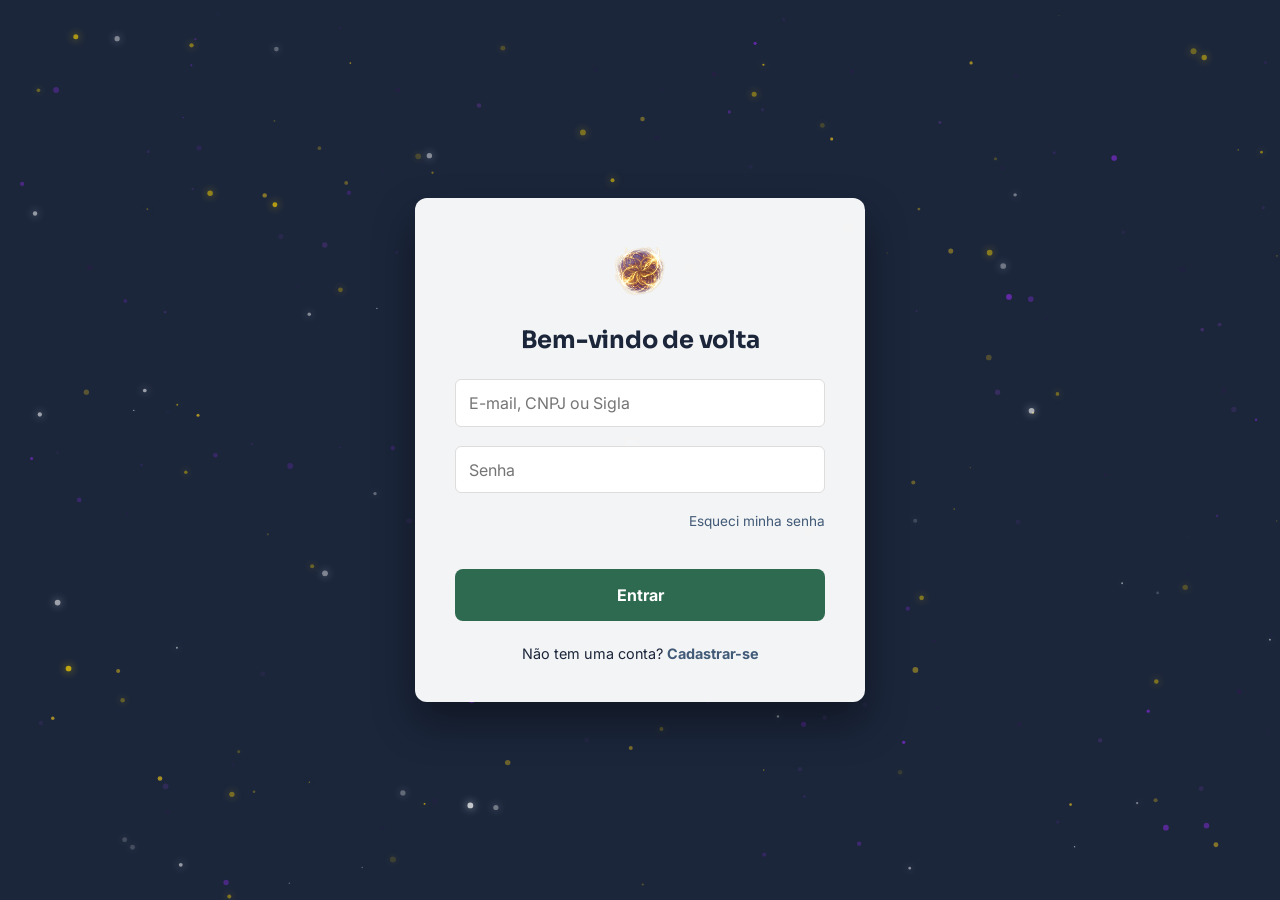
<file: frontend/static/transacoes.html>
<!DOCTYPE html>
<html lang="pt-br">
<head>
    <meta charset="UTF-8">
    <meta name="viewport" content="width=device-width, initial-scale=1.0">
    <title>Transferências - UniRewards</title>
    <link rel="icon" href="../assets/Lumen.png" type="image/png">
    
    <link rel="stylesheet" href="../css/style.css">
    <link rel="stylesheet" href="../css/navbar.css">
    <link rel="stylesheet" href="../css/energia.css">
    <link rel="stylesheet" href="../css/transacoes.css">

    <link rel="stylesheet" href="https://fonts.googleapis.com/css2?family=Material+Symbols+Outlined:opsz,wght,FILL,GRAD@24,400,0,0" />
</head>
<body class="perfil-page">

    <canvas id="energyCanvas"></canvas>
    <div id="navbar"></div>

    <main class="transacoes-container">
        <section class="transfer-section">
            <div class="content-card glass">
                <header class="card-header-transacao">
                    <span class="material-symbols-outlined icon-header">send_money</span>
                    <div>
                        <h4 class="module-title">Nova Transferência</h4>
                        <p class="subtitle-transacao" id="instrucaoTipoUsuario">Envie suas recompensas de forma rápida</p>
                    </div>
                </header>

                <form id="formTransferência">
                    <div class="input-group">
                        <label id="labelDestinatario" for="selectDestinatario">Selecione o Destinatário</label>
                        <div class="select-wrapper">
                            <select id="selectDestinatario" required>
                                <option value="" disabled selected>Carregando opções...</option>
                            </select>
                        </div>
                    </div>

                    <div class="input-group" style="margin-top: 1.5rem;">
                        <label for="inputQuantidade">Quantidade de Lúmens</label>
                        <div class="input-with-icon">
                            <img src="../assets/Lumen.png" alt="Lúmen" class="input-lumen-icon">
                            <input type="number" id="inputQuantidade" min="1" placeholder="Ex: 50" required>
                        </div>
                    </div>

                    <div class="input-group" style="margin-top: 1.5rem;">
                        <label for="inputMotivo">Motivo / Justificativa</label>
                        <textarea id="inputMotivo" rows="3" placeholder="Escreva uma breve mensagem sobre o motivo deste envio..." required></textarea>
                    </div>

                    <button type="submit" class="btn btn-confirmar btn-block" style="margin-top: 2rem; width: 100%;">
                        <span class="material-symbols-outlined" style="margin-right: 8px;">verified_user</span>
                        Confirmar Envio
                    </button>
                </form>
            </div>
        </section>

        <aside class="info-sidebar">
            <div class="perfil-card glass balance-highlight-card">
                <p class="balance-title">Seu Saldo Disponível</p>
                <div class="lumen-balance-big">
                    <img src="../assets/Lumen.png" alt="Lúmen" class="wallet-lumen-big">
                    <span class="lumen-count" id="saldoDisponivel">0</span>
                </div>
                <p class="lumen-label-transacao" id="labelTipoSaldo">Lúmens prontos para distribuição</p>
            </div>

            <div class="content-card glass tip-card" style="margin-top: 1.5rem;">
                <div class="tip-header">
                    <span class="material-symbols-outlined text-gold">info</span>
                    <h5 class="tip-title">Lembrete de Segurança</h5>
                </div>
                <p class="tip-text">
                    Toda transação realizada na rede UniRewards é registrada de forma permanente no extrato acadêmico e não pode ser revertida. Certifique-se dos dados do aluno antes de enviar.
                </p>
            </div>
        </aside>
    </main>

    <script type="module" src="../js/transacoes.js" defer></script>
    <script src="../js/energia.js" defer></script>
</body>
</html>
</file>
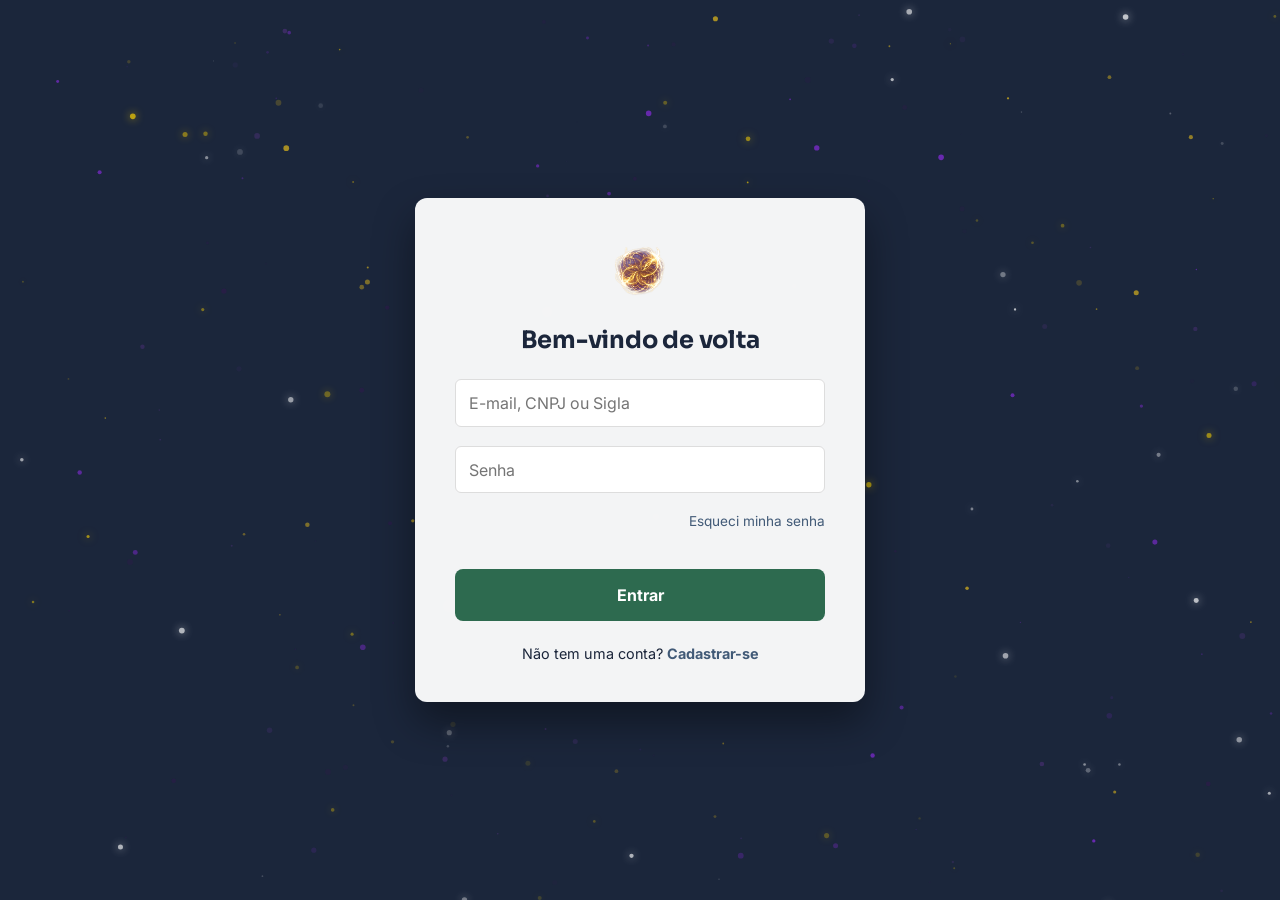
<file: frontend/static/vantagens.html>
<!DOCTYPE html>
<html lang="pt-br">
<head>
    <meta charset="UTF-8">
    <meta name="viewport" content="width=device-width, initial-scale=1.0">
    <title>Gerenciar Vantagens - UniRewards</title>
    <link rel="icon" href="../assets/Lumen.png" style="width: 15px; height: 2px;" type="image/png">
    
    <link rel="stylesheet" href="../css/style.css">
    <link rel="stylesheet" href="../css/navbar.css">
    <link rel="stylesheet" href="../css/perfil.css">
    <link rel="stylesheet" href="../css/energia.css">
    <link rel="stylesheet" href="../css/modal.css">
    <link rel="stylesheet" href="../css/vantagem.css">

    <link rel="stylesheet" href="https://fonts.googleapis.com/css2?family=Material+Symbols+Outlined:opsz,wght,FILL,GRAD@24,400,0,0" />
</head>
<body class="perfil-page">

    <canvas id="energyCanvas"></canvas>
    <div id="navbar"></div>

    <main class="perfil-container vantagens-main-container">
        <section class="vantagens-section">
            <div class="content-card glass">
                <header class="vantagens-header header-flex">
                    <h4 class="module-title title-no-border">Catálogo de Vantagens</h4>
                    <div class="actions-group">
                        <button id="btnNovaVantagem" class="btn btn-confirmar">
                            <span class="material-symbols-outlined">add_circle</span>
                            Nova Vantagem
                        </button>
                    </div>
                </header>
                
                <div id="listaVantagens" class="vantagens-grid"> </div>
            </div>
        </section>
    </main>

    <!-- Modal Adicionar/Editar Vantagem -->
    <div id="modalVantagem" class="modal-overlay">
        <div class="modal-content glass">
            <div class="modal-header">
                <h4 class="module-title" id="modalVantagemTitulo">Adicionar Vantagem</h4>
            </div>
            <form id="formVantagem">
                <input type="hidden" id="vantagemId">
                <div class="modal-body">
                    <div class="input-group">
                        <label>Nome do Produto/Serviço</label>
                        <input type="text" id="vantagemNome" required>
                    </div>
                    <div class="input-group">
                        <label>Descrição detalhada</label>
                        <textarea id="vantagemDesc" rows="3" class="textarea-dark" required></textarea>
                    </div>
                    <div class="form-grid-2">
                        <div class="input-group">
                            <label>Custo em Lúmens</label>
                            <input type="number" id="vantagemCusto" min="1" required>
                        </div>
                        <div class="input-group">
                            <label>Foto (Arquivo ou URL)</label>
                            <input type="file" id="vantagemFotoFile" accept="image/*" style="margin-bottom: 8px;">
                            <input type="text" id="vantagemFotoUrl" class="textarea-dark" style="height: 40px; resize: none;" placeholder="Ou cole o link da imagem...">
                        </div>
                    </div>
                </div>
                <div class="modal-footer">
                    <button type="button" class="btn btn-cancelar" id="btnFecharModalVantagem">Cancelar</button>
                    <button type="submit" class="btn btn-confirmar">Salvar</button>
                </div>
            </form>
        </div>
    </div>

    <!-- Modal de Confirmação para Exclusão de Vantagem -->
    <div id="modalExcluirVantagem" class="modal-overlay">
        <div class="modal-content glass" style="max-width: 400px; text-align: center;">
            <div class="modal-body" style="padding: 2rem 1rem;">
                <span class="material-symbols-outlined" style="font-size: 4rem; color: #ff4d4d; margin-bottom: 1rem;">warning</span>
                <h4 style="margin-bottom: 1rem;">Tem certeza?</h4>
                <p style="color: var(--text-secondary); font-size: 0.9rem; margin-bottom: 2rem;">
                    A vantagem será removida da loja e os alunos não poderão mais resgatá-la. Esta ação não pode ser desfeita.
                </p>
                <div style="display: flex; gap: 1rem; justify-content: center;">
                    <button class="btn btn-cancelar" onclick="document.getElementById('modalExcluirVantagem').classList.remove('active')">Cancelar</button>
                    <button class="btn" id="btnConfirmarExclusao" style="background: #ff4d4d; color: white;">Sim, Remover</button>
                </div>
            </div>
        </div>
    </div>

    <script type="module" src="../js/vantagensEmpresa.js" defer></script>
    <script src="../js/navbarEmpresa.js" defer></script>
    <script src="../js/energia.js" defer></script>
</body>
</html>
</file>
<file: frontend/css/style.css>
@import url('https://fonts.googleapis.com/css2?family=Inter:wght@400;500;600&family=Sora:wght@400;600;800&display=swap');

/* Variáveis baseadas na sua paleta */
:root {
    --lumen-gold: #FFD700;
    --navy-dark: #1B263B;
    --navy-light: #415A77;
    --white: #FFFFFF;
    --confirm-green: #2D6A4F;
    --bg-gradient: linear-gradient(135deg, #1B263B 0%, #0D1B2A 100%);
}

* {
    margin: 0;
    padding: 0;
    box-sizing: border-box;
    font-family: 'Inter', sans-serif;
}

h1, h2, h3, h4, .module-title, .logo {
    font-family: 'Sora', sans-serif;
    font-weight: 700;
    letter-spacing: -0.01em; 
}

body {
    background: var(--bg-gradient);
    color: var(--white);
    overflow-y: auto; /* Mantém a animação focada overflow: hidden */
    min-height: 100vh;
}

/* Header */
.navbar {
    display: flex;
    justify-content: space-between;
    align-items: center;
    padding: 2rem 10%;
    position: absolute;
    width: 100%;
}

.logo {
    font-size: 1.8rem;
    font-weight: bold;
    letter-spacing: 1px;
}

.logo span {
    color: var(--lumen-gold);
    font-weight: 400;
}

.data-label {
    font-family: 'Sora', sans-serif;
    font-weight: 600;
    font-size: 0.7rem;
    color: var(--navy-light);
    text-transform: uppercase;
    letter-spacing: 0.5px;
}

.nav-link {
    color: var(--white);
    text-decoration: none;
    margin-left: 2rem;
    font-size: 0.9rem;
    opacity: 0.8;
    transition: 0.3s;
}

.nav-link:hover { opacity: 1; color: var(--lumen-gold); }

/* Hero Section */
.hero {
    display: flex;
    align-items: center;
    justify-content: space-between;
    height: 100vh;
    padding: 0 10%;
}

.hero-content {
    max-width: 500px;
}

.title {
    font-size: 3.5rem;
    line-height: 1.1;
    margin-bottom: 1.5rem;
}

.highlight {
    color: var(--lumen-gold);
    text-shadow: 0 0 20px rgba(255, 215, 0, 0.3);
}

.subtitle {
    font-size: 1.1rem;
    color: #A9B2C3; /* Tom suave de cinza/azul */
    margin-bottom: 2.5rem;
    line-height: 1.6;
}

/* Botões */
.button-group {
    display: flex;
    gap: 1rem;
}

.btn{
    padding: 1rem 2.5rem;
    border-radius: 8px;
    font-weight: bold;
    cursor: pointer;
    transition: all 0.3s ease;
    border: none;
    font-size: 1rem;
    text-decoration: none;

    display: inline-flex;
    align-items: center;
    justify-content: center;
}

.btn-confirmar {
    background-color: var(--confirm-green);
    color: white;
}

.btn-confirmar:hover {
    transform: translateY(-3px);
    box-shadow: 0 10px 20px rgba(45, 106, 79, 0.3);
}

.btn-entrar {
    background-color: transparent;
    color: var(--white);
    border: 2px solid var(--navy-light);
}

.btn-entrar:hover {
    border-color: var(--lumen-gold);
    color: var(--lumen-gold);
}

/* Animação do Lúmen */
.hero-visual {
    position: relative;
    display: flex;
    justify-content: center;
    align-items: center;
}

.lumen-image {
    width: 420px;
    height: auto;
    position: relative;
    z-index: 2;
    filter: drop-shadow(0 0 20px rgba(255, 215, 0, 0.6));
}

.lumen-container {
    position: relative;
    display: flex;
    justify-content: center;
    align-items: center;
    padding-right: 50px;
}

/* Container de Alertas Customizados */
.custom-alert-container {
    position: fixed;
    bottom: 20px;
    right: 20px;
    z-index: 9999;
    display: flex;
    flex-direction: column;
    gap: 10px;
}

.custom-alert {
    background: rgba(27, 38, 59, 0.95); /* --navy-dark com opacidade */
    color: var(--white);
    padding: 1rem 1.5rem;
    border-left: 4px solid var(--lumen-gold);
    border-radius: 8px;
    backdrop-filter: blur(10px);
    box-shadow: 0 4px 15px rgba(0, 0, 0, 0.3);
    font-family: 'Inter', sans-serif;
    min-width: 300px;
    display: flex;
    justify-content: space-between;
    align-items: center;
    animation: slideIn 0.3s ease forwards;
}

.custom-alert.error { border-left-color: #ff4d4d; }
.custom-alert.success { border-left-color: var(--confirm-green); }

@keyframes slideIn {
    from { transform: translateX(100%); opacity: 0; }
    to { transform: translateX(0); opacity: 1; }
}

@keyframes fadeOut {
    to { transform: translateX(100%); opacity: 0; }
}

/* Responsividade */
@media (max-width: 768px) {
    /* Ajuste do Herói para empilhar conteúdo e imagem */
    .hero {
        flex-direction: column-reverse; /* Imagem fica em cima ou texto embaixo */
        justify-content: center;
        text-align: center;
        padding: 8rem 5% 2rem 5%; /* Aumenta espaço para navbar absoluta */
        height: auto;
        min-height: 100vh;
    }

    .hero-content {
        max-width: 100%;
    }

    /* Título Responsivo[cite: 6] */
    .title {
        font-size: 2.2rem; /* Reduz o tamanho para não quebrar feio[cite: 6] */
        line-height: 1.2;
        margin-bottom: 1rem;
    }

    .subtitle {
        font-size: 1rem;
        margin-bottom: 2rem;
    }

    /* Botões em coluna para facilitar o clique no mobile[cite: 6] */
    .button-group {
        flex-direction: column;
        width: 100%;
        gap: 1rem;
    }

    .btn {
        width: 100%; /* Botões ocupam a largura total[cite: 6] */
    }

    /* Redimensionamento da Imagem do Lúmen[cite: 6] */
    .lumen-image {
        width: 250px; /* Reduz o tamanho do orbe no mobile[cite: 6] */
        margin-bottom: 2rem;
    }

    .lumen-container {
        padding-right: 0; /* Remove o recuo que descentralizava a imagem[cite: 6] */
    }
}
</file>
<file: frontend/css/pulse.css>
/* Animação de Órbita e Pulso da Moeda */
@keyframes lumen-orbital-pulse {
    0% {
        transform: rotate(0deg) translateX(18px) rotate(0deg) scale(1);
        filter: drop-shadow(0 0 20px rgba(255, 215, 0, 0.4));
    }
    25% {
        transform: rotate(90deg) translateX(18px) rotate(-90deg) scale(1.05);
    }
    50% {
        transform: rotate(180deg) translateX(18px) rotate(-180deg) scale(1.1);
        filter: drop-shadow(0 0 50px rgba(255, 215, 0, 0.8));
    }
    75% {
        transform: rotate(270deg) translateX(18px) rotate(-270deg) scale(1.05);
    }
    100% {
        transform: rotate(360deg) translateX(18px) rotate(-360deg) scale(1);
        filter: drop-shadow(0 0 20px rgba(255, 215, 0, 0.4));
    }
}

/* Animação do Brilho de Fundo (Glow) */
@keyframes glow-simple-pulse {
    from { 
        transform: scale(1); 
        opacity: 0.3; 
    }
    to { 
        transform: scale(1.6); 
        opacity: 0.6; 
    }
}

/* Aplicação das classes */
.lumen-image {
    animation: lumen-orbital-pulse 3.5s linear infinite;
}

.lumen-glow {
    position: absolute;
    width: 450px;
    height: 450px;
    background: radial-gradient(circle, rgba(255, 215, 0, 0.15) 0%, transparent 70%);
    border-radius: 40%;
    z-index: 1;
    animation: glow-simple-pulse 5.25s ease-in-out infinite alternate;
}
</file>
<file: frontend/css/perfil.css>
.perfil-page {
    padding-top: 100px; /* Espaço para o navbar fixo */
    min-height: 100vh;
}

.perfil-container {
    display: grid;
    grid-template-columns: 350px 1fr;
    gap: 3rem; 
    max-width: 1200px;
    margin: 0 auto;
    padding: 4rem 2rem;
}

.perfil-content {
    display: flex;
    flex-direction: column;
    gap: 2.5rem; 
}

/* Separação dos títulos */
.module-title {
    color: var(--lumen-gold);
    font-size: 1.2rem;
    letter-spacing: 1px;
    text-transform: uppercase;
    margin-bottom: 1.5rem; 
    border-bottom: 1px solid rgba(255, 215, 0, 0.2);
    padding-bottom: 0.8rem;
    display: block;
    width: 100%;
}

/* Estilização do texto dos dados */
.data-group {
    margin-bottom: 1.2rem;
}

.data-label {
    display: block;
    color: var(--navy-light);
    font-size: 0.85rem;
    font-weight: 700;
    margin-bottom: 0.4rem;
}

.data-value {
    color: var(--white);
    font-size: 1.1rem;
    font-weight: 400;
}

/* Efeito de Vidro */
.glass {
    background: rgba(255, 255, 255, 0.05);
    backdrop-filter: blur(12px);
    border: 1px solid rgba(255, 255, 255, 0.1);
    border-radius: 16px;
    padding: 1.5rem;
}

/* Sidebar e Gamificação */
.perfil-card {
    text-align: center;
}

.avatar-container {
    position: relative;
    width: 180px;
    height: 180px;
    margin: 0 auto 2rem;
    display: flex;
    justify-content: center;
    align-items: center;
}

/* A Moldura de Onda (Atrás da imagem) */
.avatar-container::before {
    content: "";
    position: absolute;
    width: 110%;
    height: 110%;
    background: linear-gradient(45deg, var(--lumen-gold), #8A2BE2); /* Cores do Lúmen */
    border-radius: 40% 60% 70% 30% / 40% 50% 60% 50%;
    animation: wave-morph 8s linear infinite;
    opacity: 0.6;
    z-index: 0;
}

/* Segunda camada de onda para dar profundidade */
.avatar-container::after {
    content: "";
    position: absolute;
    width: 115%;
    height: 115%;
    border: 2px solid var(--lumen-gold);
    border-radius: 50% 50% 30% 70% / 50% 30% 70% 50%;
    animation: wave-morph 12s linear infinite reverse;
    opacity: 0.3;
    z-index: 0;
}

.perfil-avatar {
    width: 100%;
    height: 100%;
    object-fit: contain;
    background: var(--navy-dark);
    border-radius: 50%; 
    position: relative;
    z-index: 2;
    padding: 10px;
    border: 2px solid rgba(255, 215, 0, 0.5);
}

.level-badge {
    position: absolute;
    bottom: 5px;
    right: 5px;
    background: linear-gradient(135deg, var(--lumen-gold) 0%, #FFA500 100%);
    color: var(--navy-dark);
    font-weight: 800;
    padding: 6px 14px;
    border-radius: 50px;
    font-size: 0.75rem;
    text-transform: uppercase;
    box-shadow: 0 4px 15px rgba(255, 215, 0, 0.4);
    border: 2px solid rgba(255, 255, 255, 0.3);
    z-index: 3;
    letter-spacing: 0.5px;
}

.lumen-balance {
    margin-top: 2.5rem;
    padding: 1.5rem;
    background: rgba(255, 215, 0, 0.05); 
    border-radius: 12px;
    display: flex;
    align-items: center;
    justify-content: center;
    gap: 1.2rem; 
    border: 1px solid rgba(255, 215, 0, 0.1);
}

.wallet-lumen {
    width: 8rem;
    height: auto;
    filter: drop-shadow(0 0 10px rgba(255, 215, 0, 0.4)); /* Brilho externo[cite: 2, 5] */
    animation: mini-pulse 2s infinite alternate; /* Reutiliza a animação de pulso[cite: 4] */
}

.lumen-values {
    text-align: left; /* Alinhamento para parecer uma carteira real[cite: 12] */
}

.lumen-count {
    display: block;
    font-size: 1.8rem; /* Número bem visível[cite: 13] */
    font-weight: 800;
    color: var(--lumen-gold);
    line-height: 1;
}

.lumen-label {
    font-size: 0.75rem;
    color: var(--white);
    text-transform: uppercase;
    letter-spacing: 1px;
    margin-top: 4px;
}

/* Posicionamento do Editar */
.card-footer {
    display: flex;
    justify-content: flex-end;
    margin-top: 1rem;
    width: 100%;
}

/* Centralização do conteúdo de completar perfil */
.module-body.centered {
    display: flex;
    flex-direction: column;
    align-items: center;
    text-align: center;
    gap: 1.5rem;
    padding: 1rem 0;
}

/* Versão menor do botão */
.btn-small {
    padding: 0.6rem 1.5rem !important; 
    font-size: 0.9rem !important;
    width: auto !important;
}

/* Classe utilitária para esconder módulos via JS */
.hidden {
    display: none !important;
}

/* Ajuste no botão de texto */
.btn-edit-text {
    background: none;
    border: 1px solid var(--accent-yellow, #f1c40f); 
    color: var(--accent-yellow, #f1c40f);
    cursor: pointer;
    font-size: 0.85rem;
    font-weight: 600;
    text-transform: uppercase;
    letter-spacing: 1px;
    padding: 8px 16px;
    border-radius: 5px;
    transition: all 0.3s ease;
    text-decoration: none;
}

.btn-edit-text:hover { 
    background: var(--accent-yellow, #f1c40f);
    color: #1a1d23 !important; 
    box-shadow: 0 0 12px rgba(241, 196, 15, 0.4);
    transform: translateY(-2px);
}


/* =========================================
   BOTÃO DE SAIR (Perfil Geral)
   ========================================= */
.btn-logout-profile {
    width: 100%;
    margin-top: 1.5rem;
    color: var(--text-secondary);
    border: 1px solid rgba(255, 255, 255, 0.1);
    background: transparent;
    display: flex;
    align-items: center;
    justify-content: center;
    gap: 8px;
    transition: all 0.3s ease;
    padding: 0.8rem 1.5rem;
    border-radius: 5px;
    cursor: pointer;
    font-size: 0.9rem;
    font-family: inherit;
}

.btn-logout-profile:hover {
    background: rgba(255, 255, 255, 0.05);
    color: var(--white);
}


/* Animação */
@keyframes wave-morph {
    0% { border-radius: 40% 60% 70% 30% / 40% 50% 60% 50%; }
    33% { border-radius: 70% 30% 50% 50% / 30% 30% 70% 70%; }
    66% { border-radius: 30% 70% 70% 30% / 50% 70% 30% 50%; }
    100% { border-radius: 40% 60% 70% 30% / 40% 50% 60% 50%; }
}

/* Responsividade */
/* Media Query para Celulares e Tablets */
@media (max-width: 768px) {

    .perfil-page {
        padding-top: 20px !important;
        padding-bottom: 90px; 
    }

    .perfil-container {
        grid-template-columns: 1fr; 
        gap: 1.5rem;
        padding: 1rem !important;
    }

    .perfil-sidebar {
        width: 100%;
    }

    .avatar-container {
        width: 140px; 
        height: 140px;
    }

    .title {
        font-size: 2.5rem;
    }

    .lumen-balance {
        flex-direction: column; 
        text-align: center;
    }

    .lumen-values {
        text-align: center;
    }

    
}
</file>
<file: frontend/css/navbar.css>
.navbar {
    position: fixed; 
    top: 0;
    left: 0;
    width: 100%;
    z-index: 1000;
    padding: 1rem 10%;
    display: flex;
    justify-content: space-between;
    align-items: center;
    background: rgba(27, 38, 59, 0.9); 
    backdrop-filter: blur(10px);
    border-bottom: 1px solid rgba(255, 215, 0, 0.2);
}

.logo {
    font-size: 1.5rem;
    font-weight: bold;
    color: var(--white);
}

.logo span { color: var(--lumen-gold); }

.nav-links {
    display: flex;
    gap: 2rem;
}

.nav-link {
    color: var(--white);
    text-decoration: none;
    font-size: 0.9rem;
    font-weight: 500;
    opacity: 0.7;
    transition: 0.3s;
    display: flex;
    align-items: center; 
    gap: 8px;
}

.nav-link:hover, .nav-link.active {
    opacity: 1;
    color: var(--lumen-gold);
}

/* Responsividade */
@media (max-width: 768px) {

    /* Reorganização da ordem APENAS no mobile */
    .nav-item-transferir { order: 1; }
    .nav-item-inventario { order: 2; }
    .nav-item-perfil { order: 3; }
    .nav-item-loja { order: 4; }
    .nav-item-extrato { order: 5; }
    
    .navbar {
        top: auto; 
        bottom: 0; 
        padding: 0; /* Removido daqui para não dar conflito */
        height: 65px;      
        flex-direction: row; 
        justify-content: center;
        border-bottom: none;
        border-top: 1px solid rgba(255, 215, 0, 0.2); 
        border-radius: 20px 20px 0 0; 
        background: rgba(27, 38, 59, 0.98); 
    }

    .logo {
        display: none; 
    }

    .nav-links {
        width: 100%;
        height: 100%;
        display: flex;
        justify-content: center; 
        align-items: center;
        gap: 0;
        padding: 0 0.5rem;
    }

    .nav-link {
        font-size: 0.6rem;
        display: flex;
        flex-direction: column;
        align-items: center;
        justify-content: center; 
        text-align: center; 
        gap: 2px; 
        opacity: 0.6;
        transition: 0.3s;
        flex: 1 1 0px; 
        width: 20%;
        min-width: 0;
    }

    .nav-link .material-symbols-outlined {
        font-size: 1.4rem;
        vertical-align: middle;
    }

    .nav-link.active {
        opacity: 1;
        color: var(--white); 
        position: relative;
    }

    .nav-link.active::before {
        content: "";
        position: absolute;
        top: 2.4rem; 
        bottom: auto;
        width: 2.5rem; 
        height: 0.2rem;
        background: var(--white); 
        border-radius: 10px;
        box-shadow: 0 2px 10px rgba(255, 255, 255, 0.3);
        
        /* O SEGREDO DO ALINHAMENTO PERFEITO: */
        left: 50%;
        transform: translateX(-50%);
    }
}
</file>
<file: frontend/css/energia.css>
/* Entrada suave do Card de Cadastro */
@keyframes slideUpFade {
    from {
        opacity: 0;
        transform: translateY(30px);
    }
    to {
        opacity: 1;
        transform: translateY(0);
    }
}

/* Pulso sutil para o logo no formulário */
@keyframes mini-pulse {
    from { 
        transform: scale(1); 
        filter: drop-shadow(0 0 5px rgba(255, 215, 0, 0.2)); 
    }
    to { 
        transform: scale(1.1); 
        filter: drop-shadow(0 0 15px rgba(255, 215, 0, 0.5)); 
    }
}

/* Nebulosas de fundo (Partículas lentas) */
@keyframes floating-glow {
    0% { transform: translate(0, 0) scale(1); }
    50% { transform: translate(100px, 50px) scale(1.2); }
    100% { transform: translate(-50px, 150px) scale(0.9); }
}

/* Aplicação das classes */
.cadastro-container {
    animation: slideUpFade 0.8s ease-out forwards;
}

.form-logo {
    animation: mini-pulse 2s ease-in-out infinite alternate;
}

.cadastro-page::before,
.cadastro-page::after {
    animation: floating-glow 15s infinite alternate;
}

#energyCanvas {
    position: fixed;
    top: 0;
    left: 0;
    z-index: -1;
    background-color: var(--navy-dark);
}
</file>
<file: frontend/css/modal.css>
:root {
    /* Paleta de Cores UniRewards */
    --bg-overlay: rgba(0, 0, 0, 0.8);
    --bg-modal: #1a1d23;
    --text-primary: #ffffff;
    --text-secondary: #a0a0a0;
    --accent-yellow: #f1c40f;
    --btn-confirm: #2d6a4f;
    --btn-confirm-hover: #40916c;
    --btn-cancel: #e0e0e0;
    --border-color: rgba(255, 255, 255, 0.1);
    --glass-effect: blur(10px);
}

/* Estrutura da Modal */
.modal-overlay {
    position: fixed;
    top: 0;
    left: 0;
    width: 100vw;
    height: 100vh;
    background: var(--bg-overlay);
    backdrop-filter: var(--glass-effect);
    
    display: flex; 
    justify-content: center;
    align-items: center;
    z-index: 9999;
    
    opacity: 0;
    visibility: hidden;
    transition: all 0.4s ease-in-out;
}

/* Quando a modal estiver ativa */
.modal-overlay.active {
    opacity: 1;
    visibility: visible;
}

.modal-content {
    background: var(--bg-modal);
    padding: 2.5rem;
    border-radius: 15px;
    width: 90%;
    max-width: 450px;
    border: 1px solid var(--border-color);
    box-shadow: 0 20px 40px rgba(0, 0, 0, 0.6);

    transform: translateY(30px) scale(0.95);
    transition: transform 0.4s cubic-bezier(0.175, 0.885, 0.32, 1.275);
}

.modal-overlay.active .modal-content {
    transform: translateY(0) scale(1);
}

/* Estilização Interna */
.modal-header h4 {
    color: var(--accent-yellow);
    margin-bottom: 1.5rem;
    font-size: 1.2rem;
    text-transform: uppercase;
    letter-spacing: 1px;
}

.modal-body .input-group {
    margin-bottom: 1.2rem;
    display: flex;
    flex-direction: column;
}

.modal-body label {
    color: var(--text-secondary);
    font-size: 0.9rem;
    margin-bottom: 0.5rem;
}

.modal-body input {
    padding: 0.8rem;
    border-radius: 5px;
    border: 1px solid #333;
    background: #0d1117;
    color: white;
    width: 100%;
    box-sizing: border-box;
    font-family: inherit;
}

.modal-body input[type="number"]::-webkit-outer-spin-button,
.modal-body input[type="number"]::-webkit-inner-spin-button {
    -webkit-appearance: none;
    margin: 0;
}

.modal-body input[type="number"] {
    -moz-appearance: textfield; /* Correção para o Firefox */
}

/* Botões */
.modal-footer {
    display: flex;
    justify-content: flex-end;
    gap: 1rem;
    margin-top: 1.5rem;
}

.btn-cancelar {
    background: var(--btn-cancel);
    color: #333;
    padding: 0.7rem 1.5rem;
    border: none;
    border-radius: 5px;
    cursor: pointer;
}

.btn-salvar {
    background: var(--btn-confirm);
    color: white;
    padding: 0.7rem 1.5rem;
    border: none;
    border-radius: 5px;
    cursor: pointer;
    transition: background 0.3s;
}

.btn-salvar:hover {
    background: var(--btn-confirm-hover);
}

.btnExcluirConta:hover {
    background: #ff4d4d;
    color: white;
    box-shadow: 0 0 12px rgba(255, 77, 77, 0.4);
    border-color: #ff4d4d;
}

/* QR Code */
#qrcodeContainer {
    background: white; /* Fundo branco obrigatório para o leitor ler */
    padding: 1rem;
    border-radius: 1rem;
    box-shadow: 0 4px 15px rgba(0, 0, 0, 0.3);
    border: 1px solid rgba(255, 255, 255, 0.1);
    display: inline-block;
    transition: transform 0.3s ease;
}

/* Opcional: Centralizar melhor no modal */
#qrcodeContainer img {
    display: block;
    margin: 0 auto;
}


/* Responsividade */
/* Media Query para dispositivos móveis */
@media (max-width: 480px) {
    .modal-content {
        padding: 1.5rem; /* Reduz o preenchimento interno */
        width: 95%; /* Ocupa quase toda a largura da tela */
        border-radius: 10px;
    }

    .modal-header h4 {
        font-size: 1rem; /* Diminui levemente o título */
    }

    .modal-footer {
        flex-direction: column; /* Empilha os botões verticalmente */
        gap: 0.8rem;
    }

    .btn-cancelar, .btn-salvar {
        width: 100%; /* Botões ocupam a largura total para facilitar o toque */
        padding: 1rem; /* Aumenta a área de clique */
        text-align: center;
    }
    
    .modal-body input {
        font-size: 16px; /* Evita o zoom automático do iOS ao focar no input */
    }
}
</file>
<file: frontend/css/cadastro.css>
.cadastro-page {
    display: flex;
    justify-content: center;
    align-items: center;
    min-height: 100vh;
    background: var(--bg-gradient);
}

.cadastro-container {
    background: var(--white);
    padding: 2.5rem;
    border-radius: 12px;
    width: 90%;
    max-width: 450px;
    box-shadow: 0 20px 40px rgba(0,0,0,0.4);
    color: var(--navy-dark);

    opacity: 0;
    transform: translateY(30px);

    background: rgba(255, 255, 255, 0.95) !important;
    backdrop-filter: blur(5px);
}


.form-header {
    text-align: center;
    margin-bottom: 1.5rem;
}

.form-logo {
    width: 100px;
    margin-bottom: 1rem;
}

.form-options {
    display: flex;
    justify-content: flex-end;
    margin-bottom: 1.5rem;
}

.forgot-password {
    font-size: 0.85rem;
    color: var(--navy-light);
    text-decoration: none;
    transition: 0.3s;
}

.forgot-password:hover {
    color: var(--lumen-gold);
}

.user-type-selector {
    display: flex;
    border-bottom: 2px solid #eee;
    margin-bottom: 2rem;
}

.type-btn {
    flex: 1;
    background: none;
    border: none;
    padding: 1rem 0;
    cursor: pointer;
    font-weight: 700;
    color: var(--navy-light);
    transition: 0.3s;
}

.type-btn.active {
    color: var(--lumen-gold);
    border-bottom: 3px solid var(--lumen-gold);
}

.input-group {
    margin-bottom: 1.2rem;
}

.input-group input, .input-group select {
    width: 100%;
    padding: 0.8rem;
    border: 1px solid #ddd;
    border-radius: 6px;
    font-size: 1rem;
    outline: none;
}

.input-group input:focus {
    border-color: var(--navy-light);
}

.btn-confirmar {
    width: 100%;
    margin-top: 1rem;
}

.form-footer {
    text-align: center;
    margin-top: 1.5rem;
    font-size: 0.9rem;
}

.form-footer a {
    color: var(--navy-light);
    font-weight: bold;
    text-decoration: none;
}

/* Responsividade */
@media (max-width: 768px) {
    .cadastro-container {
        width: 95%;
        padding: 2rem 1rem;
    }

    .form-header h2 {
        font-size: 1.5rem;
    }

    .input-group input, .input-group select {
        padding: 0.6rem;
        font-size: 0.9rem;
    }
}
</file>
<file: frontend/css/vantagem.css>
/* =========================================
   1. UTILITÁRIOS E ESTRUTURA GERAL
   ========================================= */
.vantagens-main-container {
    display: block; 
    max-width: 1200px;
    margin: 2rem auto;
}

.vantagens-section {
    width: 100%;
}

/* Força os elementos do cabeçalho a ficarem na mesma linha */
.header-flex {
    display: flex !important;
    justify-content: space-between !important;
    align-items: center !important;
    width: 100%;
    gap: 1rem;
}

/* Remove as bordas do título e proíbe ele de ocupar 100% da largura */
.title-no-border {
    margin-bottom: 0 !important;
    border: none !important;
    padding-bottom: 0 !important;
    width: auto !important;
    display: inline-block !important; 
}

.text-center-muted {
    color: var(--text-secondary);
    width: 100%;
    text-align: center;
}

.col-span-full {
    grid-column: 1 / -1;
}

/* =========================================
   2. WIDGET "TOP 3 VANTAGENS" (Perfil Empresa)
   ========================================= */
.top-vantagens-container {
    display: grid;
    grid-template-columns: repeat(auto-fit, minmax(280px, 1fr));
    gap: 1.5rem;
    width: 100%;
    text-align: left;
    margin-top: 1.5rem;
}

.top-vantagem-card {
    padding: 1.2rem;
    border-radius: 12px;
    display: flex;
    align-items: center;
    gap: 15px;
    background: rgba(255, 255, 255, 0.04);
    border: 1px solid rgba(255, 255, 255, 0.08);
    transition: transform 0.3s ease;
}

.top-vantagem-card:hover {
    transform: translateY(-2px);
    background: rgba(255, 255, 255, 0.07);
}

.top-vantagem-img {
    width: 65px;
    height: 65px;
    object-fit: cover;
    border-radius: 10px;
}

.top-vantagem-info {
    flex-grow: 1; 
}

.top-vantagem-info h5 {
    color: var(--lumen-gold);
    margin: 0;
    font-size: 1.1rem;
}

/* Crachá (Badge) de Resgates */
.top-vantagem-badge {
    display: flex;
    flex-direction: column;
    align-items: center;
    justify-content: center;
    background: rgba(241, 196, 15, 0.1);
    border: 1px solid rgba(241, 196, 15, 0.5);
    border-radius: 8px;
    padding: 10px 15px;
    min-width: 90px;
}

.badge-value {
    color: var(--lumen-gold);
    font-size: 1.3rem;
    font-weight: bold;
    line-height: 1;
    margin-bottom: 4px;
}

.badge-label {
    color: var(--text-secondary);
    font-size: 0.7rem;
    text-transform: uppercase;
    letter-spacing: 0.5px;
}

/* =========================================
   3. CATÁLOGO E CARDS DE VANTAGENS (Gerenciamento e Loja)
   ========================================= */
.vantagens-grid {
    display: grid;
    grid-template-columns: repeat(auto-fill, minmax(280px, 1fr));
    gap: 1.5rem;
    margin-top: 2rem;
}

.vantagem-card {
    padding: 1rem;
    border-radius: 12px;
    display: flex;
    flex-direction: column;
    justify-content: space-between;
    background: rgba(255, 255, 255, 0.03); /* Fundo sutil */
    border: 1px solid rgba(255, 255, 255, 0.05);
    transition: transform 0.3s ease, background 0.3s ease;
}

.vantagem-card:hover {
    transform: translateY(-3px);
    background: rgba(255, 255, 255, 0.06);
}

.vantagem-img-container {
    height: 120px;
    background: rgba(0,0,0,0.2);
    border-radius: 8px;
    margin-bottom: 1rem;
    overflow: hidden;
    display: flex;
    align-items: center;
    justify-content: center;
    color: var(--text-secondary);
}

.vantagem-img {
    width: 100%;
    height: 100%;
    object-fit: cover;
}

.vantagem-title {
    color: var(--lumen-gold);
    margin-bottom: 5px;
    font-size: 1.1rem;
}

.vantagem-desc {
    font-size: 0.85rem;
    color: var(--text-secondary);
    margin-bottom: 10px;
    flex-grow: 1;
}

.vantagem-custo {
    font-weight: bold;
    color: var(--white);
    display: flex;
    align-items: center;
    gap: 5px;
}

/* =========================================
   4. BOTÕES E AÇÕES
   ========================================= */
.actions-group {
    display: flex;
    gap: 1rem;
}

.actions-group .btn {
    display: flex;
    align-items: center;
    justify-content: center;
    transition: all 0.3s ease;
    gap: 0.5rem;
    white-space: nowrap;
    padding: 0.8rem 1.5rem;
}

.actions-group .btn:hover {
    transform: translateY(-2px);
    box-shadow: 0 4px 12px rgba(0, 0, 0, 0.15);
}

.actions-group .btn .material-symbols-outlined {
    margin: 0 !important; 
}

.vantagem-actions {
    display: flex;
    justify-content: space-between;
    margin-top: 1rem;
    border-top: 1px solid rgba(255,255,255,0.1);
    padding-top: 1rem;
}

.btn-action {
    padding: 4px 8px;
    font-size: 0.75rem;
}

.btn-danger {
    border-color: #ff4d4d;
    color: #ff4d4d;
}

.btn-danger:hover {
    background: #ff4d4d;
    color: #fff;
    box-shadow: 0 0 12px rgba(255, 77, 77, 0.4);
}

.btn-small-text {
    font-size: 0.75rem;
    white-space: nowrap; /* Evita que o botão quebre em duas linhas */
}

/* =========================================
   5. COMPONENTES DE FORMULÁRIO (Modais)
   ========================================= */
.form-grid-2 {
    display: grid;
    grid-template-columns: 1fr 1fr;
    gap: 1rem;
}

.textarea-dark {
    width: 100%;
    box-sizing: border-box;
    border-radius: 8px;
    padding: 10px;
    background: rgba(255,255,255,0.1);
    color: var(--white);
    border: 1px solid rgba(255,255,255,0.2);
    resize: vertical;
    font-family: inherit;
}

.textarea-dark:focus {
    outline: none;
    border-color: var(--lumen-gold);
}


@media (max-width: 768px) {
    .actions-group .btn {
        padding: 0.6rem 1rem;
        font-size: 0.75rem;
    }

    
}
</file>
<file: frontend/css/extrato.css>
/* ==========================================================================
   CONFIGURAÇÃO DE LAYOUT DO EXTRATO
   ========================================================================== */

.extrato-container {
    max-width: 1000px;
    margin: 7rem auto 2rem auto;
    padding: 0 2rem;
    display: flex;
    flex-direction: column;
    gap: 2rem;
}

.icon-header-extrato {
    font-size: 2.2rem;
    color: var(--lumen-gold);
    background: rgba(255, 215, 0, 0.1);
    padding: 10px;
    border-radius: 12px;
    box-shadow: 0 0 15px rgba(255, 215, 0, 0.1);
}

.header-title-group {
    display: flex;
    align-items: center;
    gap: 1rem;
    border-bottom: 1px solid rgba(255, 215, 0, 0.15);
    padding-bottom: 1.2rem;
}

.subtitle-extrato {
    font-size: 0.85rem;
    color: #A9B2C3;
    margin-top: 2px;
}

/* ==========================================================================
   CARDS DE VISÃO GERAL (OVERVIEW)
   ========================================================================== */

.overview-cards {
    display: grid;
    grid-template-columns: 1fr 1fr;
    gap: 1.5rem;
}

.overview-card {
    display: flex;
    align-items: center;
    gap: 1.2rem;
    padding: 1.5rem !important;
    border-radius: 12px;
}

.overview-card .material-symbols-outlined {
    font-size: 2rem;
    padding: 10px;
    border-radius: 50%;
    background: rgba(255, 255, 255, 0.03);
}

.card-label {
    font-size: 0.75rem;
    font-weight: 600;
    text-transform: uppercase;
    color: #A9B2C3;
    letter-spacing: 0.5px;
}

.card-value {
    font-family: 'Sora', sans-serif;
    font-size: 1.6rem;
    font-weight: 700;
    margin-top: 2px;
}

/* Cores utilitárias de fluxo */
.text-green { color: #2D6A4F !important; }
.text-red { color: #E63946 !important; }

/* ==========================================================================
   PILHA DE TRANSAÇÕES (TIMELINE)
   ========================================================================== */

.timeline-header {
    display: flex;
    justify-content: space-between;
    align-items: center;
    margin-bottom: 1.5rem;
    padding-bottom: 0.8rem;
    border-bottom: 1px solid rgba(255, 255, 255, 0.08);
}

.list-title {
    font-size: 1rem;
    font-weight: 600;
    color: var(--white);
}

.transaction-count {
    font-size: 0.8rem;
    color: #8A95A5;
    background: rgba(255, 255, 255, 0.05);
    padding: 4px 10px;
    border-radius: 20px;
}

.transactions-stack {
    display: flex;
    flex-direction: column;
    gap: 1rem;
}

/* Estrutura base de cada linha de movimentação */
.transaction-item {
    display: flex;
    justify-content: space-between;
    align-items: center;
    padding: 1.2rem;
    background: rgba(255, 255, 255, 0.01);
    border: 1px solid rgba(255, 255, 255, 0.05);
    border-radius: 10px;
    transition: all 0.2s ease;
}

.transaction-item:hover {
    background: rgba(255, 255, 255, 0.03);
    transform: translateX(4px);
}

.item-left {
    display: flex;
    align-items: flex-start;
    gap: 1rem;
}

.type-icon {
    font-size: 1.8rem;
    margin-top: 2px;
}

.item-title {
    font-size: 0.95rem;
    color: var(--white);
}

.item-title strong {
    color: #ECEFF4;
}

.item-date {
    display: block;
    font-size: 0.75rem;
    color: #8A95A5;
    margin: 4px 0 8px 0;
}

.item-reason {
    font-size: 0.85rem;
    color: #A9B2C3;
    font-style: italic;
    line-height: 1.4;
}

.item-amount {
    font-family: 'Sora', sans-serif;
    font-size: 1.1rem;
    font-weight: 600;
    white-space: nowrap;
}

/* Customização Dinâmica baseada no tipo (Entrada / Saída) */
.transaction-item.entry {
    border-left: 4px solid #2D6A4F;
}
.transaction-item.entry .type-icon,
.transaction-item.entry .item-amount {
    color: #52B788;
}

.transaction-item.exit {
    border-left: 4px solid #E63946;
}
.transaction-item.exit .type-icon,
.transaction-item.exit .item-amount {
    color: #FF4D4D;
}

/* Estado Vazio */
.empty-state {
    text-align: center;
    padding: 3rem 1rem;
    color: #8A95A5;
}

.empty-icon {
    font-size: 3rem;
    margin-bottom: 0.8rem;
    opacity: 0.5;
}

.hidden {
    display: none !important;
}

/* ==========================================================================
   RESPONSIVIDADE (MOBILE)
   ========================================================================== */
@media (max-width: 768px) {
    .extrato-container {
        margin-top: 5rem; /* Faz o conteúdo iniciar mais cedo no topo */
        margin-bottom: 7rem; /* Garante que a rolagem passe da navbar inferior */
        padding: 0 1rem; /* Margens laterais otimizadas para telas pequenas */
    }

    .overview-cards {
        grid-template-columns: 1fr;
        gap: 1rem; /* Reduz um pouco o espaço entre os cards de saldo */
    }

    .card-value {
        font-size: 1.3rem; /* Diminui o tamanho dos valores de entrada/saída total */
    }

    .transaction-item {
        flex-direction: column;
        align-items: flex-start;
        gap: 0.8rem;
    }
    
    .item-right {
        align-self: flex-end;
        margin-top: 0.5rem; /* Dá um respiro entre a justificativa e o valor da transação */
    }
}
</file>
<file: frontend/css/listaProfessores.css>
/* Estilos específicos para a tabela de professores */
.main {
    display: block; 
    margin: 2rem auto;
}

.professores-header {
    display: flex;
    justify-content: space-between;
    align-items: center;
    margin-bottom: 2rem;
}

.actions-group {
    display: flex;
    gap: 1rem;
}

.actions-group .btn {
    display: flex;
    align-items: center;
    justify-content: center;
    transition: all 0.3s ease;
    gap: 0.5rem; /* Espaço perfeito entre o ícone e o texto */
    white-space: nowrap; /* Proíbe o texto de quebrar para a linha de baixo */
    padding: 0.8rem 1.5rem; /* Ajuste de respiro interno */
    margin-left: 15px;
}

.actions-group .btn:hover {
    transform: translateY(-2px);
    box-shadow: 0 4px 12px rgba(0, 0, 0, 0.15);
}

.actions-group .btn-cancelar {
    color: rgba(255, 255, 255, 0.4);
    background: rgba(255, 255, 255, 0.05); 
    border: 1px solid rgba(255, 255, 255, 0.1); 
}

.actions-group .btn-cancelar:hover {
    background: rgba(255, 255, 255, 0.15);
    border-color: rgba(255, 255, 255, 0.4);
    color: var(--text-primary);
}

.actions-group .btn .material-symbols-outlined {
    margin: 0 !important; 
}

.table-container {
    width: 100%;
    overflow-x: auto;
}

.glass-table {
    width: 100%;
    border-collapse: collapse;
    text-align: left;
    color: var(--text-primary);
}

.glass-table th, .glass-table td {
    padding: 1rem;
    border-bottom: 1px solid rgba(255, 255, 255, 0.1);
}

.glass-table th {
    color: var(--lumen-gold);
    font-weight: 700;
}

.glass-table tbody tr:hover {
    background: rgba(255, 255, 255, 0.05);
}

.btn-icon {
    background: none;
    border: none;
    color: var(--text-secondary);
    cursor: pointer;
    transition: color 0.3s ease;
    padding: 5px;
}

.btn-icon:hover {
    color: var(--lumen-gold);
}

.btn-icon.danger:hover {
    color: #ff4d4d;
}
</file>
<file: frontend/css/transacoes.css>
/* ==========================================================================
   1. ESTRUTURA E LAYOUT PRINCIPAL
   ========================================================================== */

.transacoes-container {
    max-width: 1100px;
    margin: 7rem auto 2rem auto;
    padding: 0 2rem;
    display: grid;
    grid-template-columns: 1.6fr 1fr;
    gap: 2rem;
    align-items: start;
}

.card-header-transacao {
    display: flex;
    align-items: center;
    gap: 1rem;
    border-bottom: 1px solid rgba(255, 215, 0, 0.15);
    padding-bottom: 1.2rem;
    margin-bottom: 1.8rem;
}

.icon-header {
    font-size: 2.2rem;
    color: var(--lumen-gold);
    background: rgba(255, 215, 0, 0.1);
    padding: 10px;
    border-radius: 12px;
    box-shadow: 0 0 15px rgba(255, 215, 0, 0.1);
}

.subtitle-transacao {
    font-size: 0.85rem;
    color: #A9B2C3;
    margin-top: 2px;
}

/* ==========================================================================
   2. FORMULÁRIO E CAMPOS DE ENTRADA (INPUTS)
   ========================================================================== */

.input-group label {
    display: block;
    font-size: 0.8rem;
    font-weight: 600;
    color: #A9B2C3;
    text-transform: uppercase;
    margin-bottom: 0.5rem;
    letter-spacing: 0.5px;
}

.input-with-icon input,
.input-group textarea {
    width: 100%;
    padding: 1rem 1.2rem;
    background: rgba(255, 255, 255, 0.04);
    border: 1px solid rgba(255, 255, 255, 0.12);
    border-radius: 8px;
    color: var(--white);
    font-size: 0.95rem;
    outline: none;
    transition: all 0.3s ease;
}

.input-with-icon input:focus, 
.input-group textarea:focus {
    border-color: var(--lumen-gold);
    box-shadow: 0 0 10px rgba(255, 215, 0, 0.15);
    background: rgba(255, 255, 255, 0.07);
}

.input-with-icon {
    position: relative;
    display: flex;
    align-items: center;
}

.input-with-icon input {
    padding-left: 3.2rem;
}

.input-lumen-icon {
    position: absolute;
    left: 14px;
    width: 22px;
    height: 22px;
    object-fit: contain;
    aspect-ratio: 1 / 1;
    pointer-events: none;
}

.input-group textarea {
    resize: none;
    font-family: inherit;
}

/* Remoção dos spinners nativos de número */
input[type="number"]::-webkit-outer-spin-button,
input[type="number"]::-webkit-inner-spin-button {
    -webkit-appearance: none;
    margin: 0;
}

input[type="number"] {
    -moz-appearance: textfield;
    appearance: textfield;
}

/* ==========================================================================
   3. CUSTOMIZAÇÃO DO DROPDOWN (SELECT)
   ========================================================================== */

.select-wrapper {
    position: relative;
    width: 100%;
}

.select-wrapper select {
    width: 100%;
    padding: 1rem 2.5rem 1rem 1.2rem;
    background-color: rgba(255, 255, 255, 0.04);
    color: var(--white);
    border: 1px solid rgba(255, 255, 255, 0.12);
    border-radius: 8px;
    font-size: 0.95rem;
    outline: none;
    transition: all 0.3s ease;
    cursor: pointer;

    appearance: none;
    -webkit-appearance: none;
    -moz-appearance: none;

    background-image: url("data:image/svg+xml;utf8,<svg xmlns='http://www.w3.org/2000/svg' width='24' height='24' viewBox='0 0 24 24' fill='%23FFD700'><path d='M7 10l5 5 5-5z'/></svg>");
    background-repeat: no-repeat;
    background-position: right 16px center;
    background-size: 18px;
}

.select-wrapper select:focus {
    border-color: var(--lumen-gold);
    box-shadow: 0 0 10px rgba(255, 215, 0, 0.15);
    background-color: rgba(27, 38, 59, 0.95);
}

.select-wrapper select option {
    background-color: #161F30;
    color: var(--white);
    padding: 14px 12px;
    
    border: none !important;
    border-radius: 0 !important;
    box-shadow: none !important;
}

.select-wrapper select option:disabled {
    color: #8A95A5;
}

/* ==========================================================================
   4. PAINEL LATERAL (CARDS DE SALDO E DICAS)
   ========================================================================== */

.balance-highlight-card {
    text-align: center;
    padding: 2rem 1.5rem !important;
    background: rgba(255, 255, 255, 0.02) !important;
    border: 1px solid rgba(255, 255, 255, 0.08) !important;
    backdrop-filter: blur(16px);
    -webkit-backdrop-filter: blur(16px);
    border-radius: 16px;
    box-shadow: 0 8px 32px 0 rgba(0, 0, 0, 0.37);
    position: relative;
    overflow: hidden;
}

.balance-highlight-card::before {
    content: '';
    position: absolute;
    top: 0;
    left: 0;
    width: 100%;
    height: 100%;
    background: linear-gradient(135deg, rgba(255, 215, 0, 0.05) 0%, transparent 40%);
    pointer-events: none;
}

.balance-title {
    font-size: 0.75rem;
    font-weight: 600;
    text-transform: uppercase;
    color: #A9B2C3;
    letter-spacing: 1.5px;
    opacity: 0.8;
}

.lumen-balance-big {
    display: flex;
    align-items: center;
    justify-content: center;
    gap: 12px;
    margin: 1.5rem 0;
    min-height: 50px;
}

.wallet-lumen-big {
    width: 45px !important;
    height: 45px !important;
    object-fit: contain;
    aspect-ratio: 1 / 1;
    filter: drop-shadow(0 0 12px rgba(255, 215, 0, 0.35)) !important;
    animation: floatingOrb 4s ease-in-out infinite;
    flex-shrink: 0;
}

.lumen-count {
    font-family: 'Sora', sans-serif !important;
    font-size: 2.5rem !important;
    font-weight: 800 !important;
    line-height: 1 !important;
    color: var(--lumen-gold) !important;
    display: inline-flex !important;
    align-items: center;
    letter-spacing: -0.5px;
    text-shadow: 0 0 20px rgba(255, 215, 0, 0.2) !important;
}

.lumen-label-transacao {
    font-size: 0.8rem;
    color: #8A95A5;
    font-weight: 400;
}

/* Card de Dicas de Segurança */
.tip-card {
    padding: 1.2rem !important;
    background: rgba(255, 255, 255, 0.01) !important;
    border: 1px solid rgba(255, 255, 255, 0.04) !important;
    border-radius: 12px;
}

.tip-header {
    display: flex;
    align-items: center;
    gap: 8px;
    margin-bottom: 0.6rem;
}

.text-gold {
    color: var(--lumen-gold);
}

.tip-title {
    font-size: 0.9rem;
    font-weight: 600;
}

.tip-text {
    font-size: 0.8rem;
    line-height: 1.5;
    color: #A9B2C3;
}

/* ==========================================================================
   5. ANIMAÇÕES E RESPONSIVIDADE (MOBILE)
   ========================================================================== */

@keyframes floatingOrb {
    0% { transform: translateY(0px); }
    50% { transform: translateY(-6px); }
    100% { transform: translateY(0px); }
}

@media (max-width: 768px) {
    .transacoes-container {
        grid-template-columns: 1fr;
        margin-top: 5rem;
        margin-bottom: 6rem;
        padding: 0 1rem;
    }

    .transfer-section {
        order: 2;
    }

    .info-sidebar {
        order: 1;
    }
}
</file>
